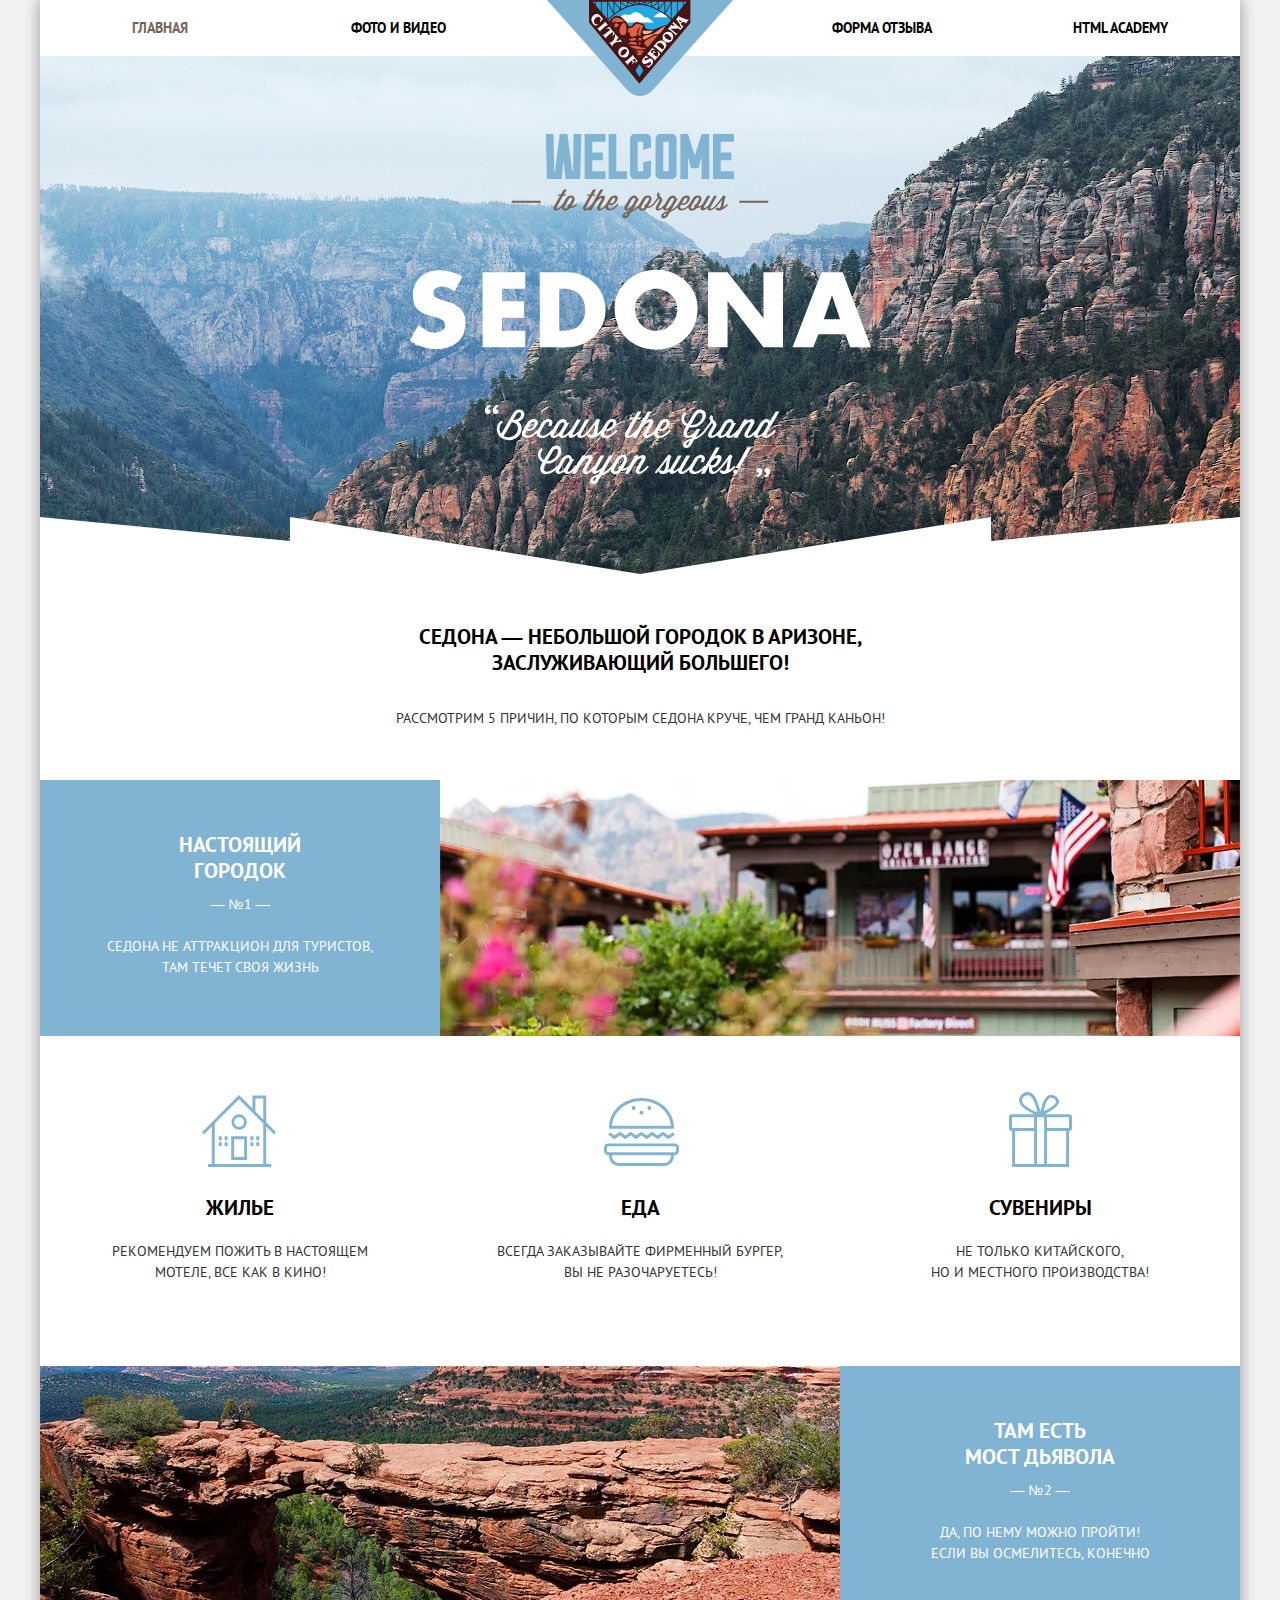
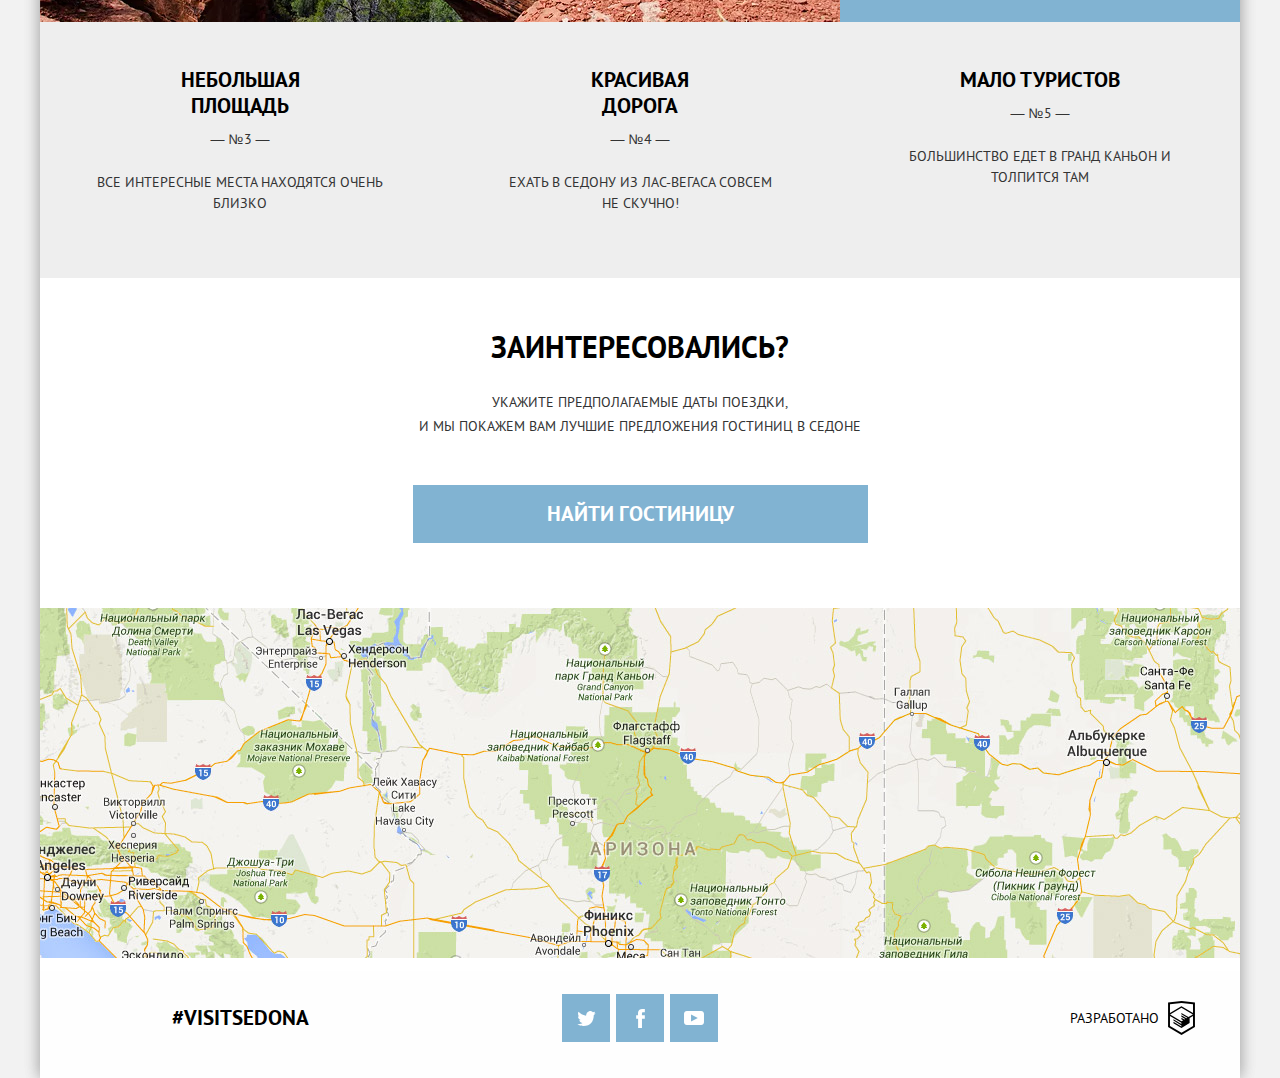
<file: index.html>
<!DOCTYPE html>
<html lang="ru">

  <head>
    <meta charset="utf-8">
    <title>Sedona</title>
    <link rel="stylesheet" href="css/style.min.css">
    <meta name="viewport" content="width=device-width,initial-scale=1">
  </head>

  <body>
    <div class="hidden">
      <svg xmlns="http://www.w3.org/2000/svg" xmlns:xlink="http://www.w3.org/1999/xlink"><symbol id="icon-facebook" viewbox="0 0 8.672 18.944">
  <path d="M6.275,3.356c0.799,0,1.599,0,2.398,0c0-1.119,0-2.237,0-3.356c-0.959,0-1.92,0-2.878,0C2.656,0.181,1.54,2.387,1.948,6.114 H0v3.518h1.959c0,3.104,0,6.208,0,9.312c1.279,0,2.559,0,3.837,0c0-3.104,0-6.208,0-9.312h2.857V6.114H5.787 C5.765,5.069,5.75,3.709,6.275,3.356z"></path>
</symbol><symbol id="icon-like" viewbox="0 0 22 20">
  <g id="Page-1">
    <g id="Core" transform="translate(-295.000000, -464.000000)">
      <g id="thumb-up" transform="translate(295.000000, 464.000000)">
        <path id="Shape" d="M12.383,3.646l-0.637,2.929L11.219,9H13.7h6.2v2c0,0.018,0,0.037,0.001,0.058L17,18H8V8.029 l0.014-0.015L12.383,3.646 M2,10v8V10 M13.2,0L6.6,6.6C6.2,6.9,6,7.4,6,8v10c0,1.1,0.9,2,2,2h9c0.8,0,1.5-0.5,1.8-1.2l3-7.1 C21.9,11.5,21.9,11.2,21.9,11V9H22c0-1.1-0.9-2-2-2h-6.3l1-4.6V2.1c0-0.4-0.2-0.8-0.4-1.1L13.2,0L13.2,0z M4,8H0v12h4V8L4,8z M22,9c0,0.033,0,0.044,0,0.044V9L22,9z"></path>
      </g>
    </g>
  </g>
</symbol><symbol id="icon-twitter" viewbox="0 0 17.5 14.663">
  <g id="W6EeEF_1_">
    <g>
      <path fill-rule="evenodd" clip-rule="evenodd" d="M11.283,0.153c1.736-0.484,3.074,0.264,3.685,1.15 c0.694-0.225,1.372-0.47,2.072-0.69c-0.004,0.841-0.538,1.478-0.883,1.728C16.861,2.506,17.5,1.86,17.5,1.86 c-0.175,0.977-1.035,1.746-1.611,1.977C15.65,10.429,12.617,14.793,5.507,14.66c-0.538,0,0.077,0-0.46,0 c-0.422,0-4.29-0.45-5.047-1.843c2.341,0.192,4.011-0.412,4.835-1.15c-0.989-0.293-2.761-0.464-3.07-2.881 c0.362,0.105,0.583,0.223,1.228,0.117C1.757,8.067,0.385,7.366,0.461,5.218c0.294,0.319,1.1,0.523,1.381,0.461 c-0.725-0.235-2.03-3.281-0.921-4.836C2.794,2.655,4.769,4.364,8.29,4.528C8.506,2.288,9.461,0.788,11.283,0.153z"></path>
    </g>
  </g>
</symbol><symbol id="icon-video-fullscreen" viewbox="0 0 20 20">
  <g>
    <polygon points="0,0 0,3 0,6 3,6 3,3 6,3 6,0 3,0"></polygon>
    <polygon points="3,14 0,14 0,17 0,20 3,20 6,20 6,17 3,17"></polygon>
    <polygon points="17,0 14,0 14,3 17,3 17,6 20,6 20,3 20,0"></polygon>
    <polygon points="17,17 14,17 14,20 17,20 20,20 20,17 20,14 17,14"></polygon>
  </g>
</symbol><symbol id="icon-video-replay" viewbox="0 0 16 20">
  <path d="M8,4V0L3,5l5,5V6c3.315,0,6,2.686,6,6s-2.685,6-6,6s-6-2.686-6-6H0c0,4.42,3.58,8,8,8s8-3.58,8-8S12.42,4,8,4z"></path>
</symbol><symbol id="icon-video-subtitles" viewbox="0 0 32 20">
  <path d="M29,0H3C1.35,0,0,1.35,0,3v14c0,1.65,1.35,3,3,3h26c1.65,0,3-1.35,3-3V3C32,1.35,30.65,0,29,0z M14.403,15.854c-0.545,0.108-1.104,0.164-1.678,0.164c-0.694,0-1.354-0.107-1.976-0.323c-0.623-0.214-1.172-0.562-1.646-1.041 s-0.852-1.103-1.133-1.868C7.69,12.02,7.551,11.091,7.551,10c0-1.134,0.157-2.085,0.471-2.851c0.315-0.768,0.723-1.384,1.224-1.854  c0.502-0.468,1.062-0.804,1.679-1.008c0.616-0.204,1.233-0.307,1.852-0.307c0.66,0,1.22,0.045,1.678,0.134  c0.457,0.087,0.835,0.192,1.133,0.313L15.14,6.347c-0.254-0.121-0.555-0.209-0.902-0.265C13.891,6.027,13.47,6,12.973,6 c-0.915,0-1.649,0.325-2.206,0.977c-0.558,0.651-0.836,1.663-0.836,3.031c0,0.598,0.067,1.142,0.199,1.632  c0.132,0.493,0.334,0.913,0.603,1.26c0.271,0.349,0.607,0.619,1.01,0.812c0.402,0.193,0.867,0.29,1.396,0.29  c0.496,0,0.915-0.049,1.257-0.148c0.342-0.099,0.639-0.227,0.893-0.38l0.463,1.841C15.398,15.564,14.949,15.745,14.403,15.854z   M23.101,15.854c-0.545,0.108-1.105,0.164-1.678,0.164c-0.694,0-1.354-0.107-1.976-0.323c-0.623-0.214-1.172-0.562-1.646-1.041  s-0.852-1.103-1.133-1.868c-0.281-0.767-0.421-1.695-0.421-2.786c0-1.134,0.157-2.085,0.471-2.851  c0.314-0.768,0.723-1.384,1.223-1.854c0.502-0.468,1.062-0.804,1.68-1.008c0.616-0.204,1.233-0.307,1.851-0.307 c0.661,0,1.221,0.045,1.678,0.134c0.458,0.087,0.836,0.192,1.133,0.313l-0.446,1.918c-0.253-0.121-0.554-0.209-0.901-0.265  C22.588,6.027,22.166,6,21.67,6c-0.915,0-1.649,0.325-2.206,0.977c-0.558,0.651-0.836,1.663-0.836,3.031  c0,0.598,0.067,1.142,0.199,1.632c0.132,0.493,0.334,0.913,0.603,1.26c0.271,0.349,0.606,0.619,1.009,0.812 c0.402,0.193,0.868,0.29,1.396,0.29c0.497,0,0.915-0.049,1.257-0.148c0.342-0.099,0.64-0.227,0.894-0.38l0.463,1.841  C24.096,15.564,23.646,15.745,23.101,15.854z"></path>
</symbol><symbol id="icon-youtube" viewbox="0 0 19.979 14.015">
  <path d="M17.145,0H2.835C1.275,0,0,1.275,0,2.835v8.345c0,1.56,1.275,2.835,2.835,2.835h14.31c1.56,0,2.835-1.275,2.835-2.835V2.835 C19.979,1.275,18.704,0,17.145,0z M7.036,10.392V3.623l6.769,3.384L7.036,10.392z"></path>
</symbol><symbol id="logo-htmlacademy" viewbox="0 0 26.943 34.09">
  <path d="M13.62,0.017L13.472,0L0,1.412v24.661l13.473,8.017l13.43-7.99l0.042-0.025V1.412L13.62,0.017z M25.019,12.127L13.495,5.334 L13.494,5.23l-0.087,0.05l-0.088-0.056v0.109L1.925,12.118V3.147l11.548-1.212l11.547,1.212V12.127z M13.405,6.787L24.923,13.5 l-4.479,2.64l-7.093-4.221l-0.014,1.415l5.904,3.513l-0.86,0.507l-5.03-2.992l-0.014,1.415l3.827,2.275l-0.782,0.523l-3.031-1.787 l-0.014,1.413l1.853,1.091l-1.8,1.081L2.034,13.622L13.405,6.787z M1.925,15.127l11.411,6.791l0.016,1.044L5.41,18.234L5.395,19.65 l7.979,4.795l0.018,1.076l-7.973-4.74l-0.013,1.414l8.021,4.822l0.046,0.025l8.143-4.872l-0.011-5.177l3.415-2.036v10.021 L13.472,31.85L1.925,24.979V15.127z"></path>
</symbol></svg>
    </div>
    <div class="shader">
      <header class="page-header">
        <nav class="page-header__nav main-nav main-nav--nojs main-nav--opened">
          <button class="main-nav__toggler" type="button">Меню</button>
          <ul class="main-nav__list nav-list">
            <li class="nav-list__item">
              <a class="nav-list__link nav-list__link--active">Главная</a>
            </li>
            <li class="nav-list__item">
              <a class="nav-list__link" href="media.html">Фото и видео</a>
            </li>
            <li class="nav-list__item nav-list__item--logo">
              <a class="nav-list__link nav-list__link--logo">
                <picture>
                  <source media="(min-width: 1280px)" srcset="img/logo-sedona-desktop.svg">
                  <source media="(min-width: 768px)" srcset="img/logo-sedona-tablet.svg">
                  <img class="nav-list__logo-picture" src="img/logo-sedona-mobile.svg" alt="Sedona Logo">
                </picture>
              </a>
            </li>
            <li class="nav-list__item">
              <a class="nav-list__link" href="form.html">Форма отзыва</a>
            </li>
            <li class="nav-list__item">
              <a class="nav-list__link nav-list__link--last" href="https://htmlacademy.ru" target="_blank">HTML Academy</a>
            </li>
          </ul>
        </nav>
        <div class="page-header__wrapper page-header__wrapper--index">
          <img class="page-header__promo page-header__promo--index" src="img/text-sedona-index.svg" alt="Добро пожаловать в Седону">
        </div>
      </header>
      <main class="page-content page-content--index">
        <div class="page-content__wrapper page-content__wrapper--index">
          <h1 class="visually-hidden">Добро пожаловать в Седону!</h1>
          <p class="page-content__title page-content__title--index">
            Седона — небольшой городок в Аризоне, заслуживающий большего!
          </p>
          <p class="page-content__intro page-content__intro--index">
            Рассмотрим 5 причин, по которым Седона круче, чем гранд каньон!
          </p>
        </div>
        <section class="page-content__item page-content__item--index reasons">
          <h2 class="visually-hidden">5 причин посетить Седону</h2>
          <ul class="reasons__list">
            <li class="reasons__item reasons__item--important">
              <div class="reasons__wrapper">
                <strong class="reasons__title reasons__title--important">Настоящий городок</strong>
                <p class="reasons__number reasons__number--important">— №1 —</p>
                <p class="reasons__clarification reasons__clarification--important">Седона не аттракцион для туристов, там течет своя жизнь</p>
              </div>
              <div class="reasons__photo-wrapper">
                <picture>
                  <source type="image/webp" media="(min-width: 1280px)" srcset="img/main-city-desktop@1x.webp 1x, img/main-city-desktop@2x.webp 2x">
                  <source type="image/webp" media="(min-width: 768px)" srcset="img/main-city-tablet@1x.webp 1x, img/main-city-tablet@2x.webp 2x">
                  <source type="image/webp" srcset="img/main-city-mobile@1x.webp 1x, img/main-city-mobile@2x.webp 2x">

                  <source media="(min-width: 1280px)" srcset="img/main-city-desktop@1x.jpg 1x, img/main-city-desktop@2x.jpg 2x">
                  <source media="(min-width: 768px)" srcset="img/main-city-tablet@1x.jpg 1x, img/main-city-tablet@2x.jpg 2x">
                  <img class="reasons__photo" src="img/main-city-mobile@1x.jpg" srcset="img/main-city-mobile@2x.jpg 2x" alt="Мотель">
                </picture>
              </div>
              <ul class="reasons__extend">
                <li class="reasons__extend-item">
                  <b class="reasons__extend-title reasons__extend-title--lodging">Жилье</b>
                  <p class="reasons__extend-text">
                    Рекомендуем пожить в настоящем мотеле, все как в кино!
                  </p>
                </li>
                <li class="reasons__extend-item reasons__extend-item--souvenir">
                  <b class="reasons__extend-title reasons__extend-title--souvenir">Сувениры</b>
                  <p class="reasons__extend-text reasons__extend-text--souvenir">
                    Не только китайского,<br class="hidden"> но&nbsp;и местного производства!
                  </p>
                </li>
                <li class="reasons__extend-item">
                  <b class="reasons__extend-title reasons__extend-title--food">Еда</b>
                  <p class="reasons__extend-text reasons__extend-text--last">
                    Всегда заказывайте фирменный бургер, вы&nbsp;не разочаруетесь!
                  </p>
                </li>
              </ul>
            </li>
            <li class="reasons__item reasons__item--important">
              <div class="reasons__wrapper reasons__wrapper--second">
                <strong class="reasons__title reasons__title--important reasons__title--bridge">Там есть Мост&nbsp;Дьявола</strong>
                <p class="reasons__number reasons__number--important">— №2 —</p>
                <p class="reasons__clarification reasons__clarification--important reasons__clarification--bridge">Да, по нему можно пройти! Если вы осмелитесь, конечно</p>
              </div>
              <div class="reasons__photo-wrapper">
                <picture>
                  <source type="image/webp" media="(min-width: 1280px)" srcset="img/main-bridge-desktop@1x.webp 1x, img/main-bridge-desktop@2x.webp 2x">
                  <source type="image/webp" media="(min-width: 768px)" srcset="img/main-bridge-tablet@1x.webp 1x, img/main-bridge-tablet@2x.webp 2x">
                  <source type="image/webp" srcset="img/main-bridge-mobile@1x.webp 1x, img/main-bridge-mobile@2x.webp 2x">

                  <source media="(min-width: 1280px)" srcset="img/main-bridge-desktop@1x.jpg 1x, img/main-bridge-desktop@2x.jpg 2x">
                  <source media="(min-width: 768px)" srcset="img/main-bridge-tablet@1x.jpg 1x, img/main-bridge-tablet@2x.jpg 2x">
                  <img class="reasons__photo reasons__photo--bridge" src="img/main-bridge-mobile@1x.jpg" srcset="img/main-bridge-mobile@2x.jpg 2x" alt="Мост дьявола">
                </picture>
              </div>
            </li>
            <li class="reasons__item">
              <strong class="reasons__title">Небольшая площадь</strong>
              <p class="reasons__number">— №3 —</p>
              <p class="reasons__clarification">Все интересные места находятся очень близко</p>
            </li>
            <li class="reasons__item reasons__item--road">
              <strong class="reasons__title">Красивая дорога</strong>
              <p class="reasons__number">— №4 —</p>
              <p class="reasons__clarification">Ехать в Седону из Лас-Вегаса совсем не скучно!</p>
            </li>
            <li class="reasons__item">
              <strong class="reasons__title">Мало туристов</strong>
              <p class="reasons__number">— №5 —</p>
              <p class="reasons__clarification">Большинство едет в Гранд Каньон и толпится там</p>
            </li>
          </ul>
        </section>
        <section class="page-content__item page-content__item--index map">
          <h2 class="visually-hidden">Найти гостиницу</h2>
          <b class="map__title">Заинтересовались?</b>
          <p class="map__text">
            Укажите предполагаемые даты поездки, и&nbsp;мы&nbsp;покажем&nbsp;вам&nbsp;лучшие предложения гостиниц в Седоне
          </p>
          <a class="map__button button" href="#">Найти гостиницу</a>
          <div class="map__map">
            <iframe src="https://www.google.com/maps/embed?pb=!1m18!1m12!1m3!1d1417021.7302735462!2d-112.0150903223067!3d34.41979285946566!2m3!1f0!2f0!3f0!3m2!1i1024!2i768!4f13.1!3m3!1m2!1s0x872da132f942b00d%3A0x5548c523fa6c8efd!2z0KHQtdC00L7QvdCwLCDQkNGA0LjQt9C-0L3QsCA4NjMzNiwg0KHQqNCQ!5e0!3m2!1sru!2sru!4v1516304715176" width="320" height="350" allowfullscreen=""></iframe>
          </div>
        </section>
      </main>
      <footer class="page-footer page-footer--index">
        <div class="page-footer__item page-footer__item--hashtag">
          <b class="hashtag">#VisitSedona</b>
        </div>
        <div class="page-footer__item page-footer__item--social social">
          <h2 class="visually-hidden">Мы в социальных сетях</h2>
          <a class="social__link social__link--twitter" href="https://twitter.com/htmlacademy_ru" aria-label="Переход на страницу htmlacademy в twitter">
            <svg class="social__svg social__svg--twitter">
              <use xlink:href="#icon-twitter"></use>
            </svg>
          </a>
          <a class="social__link social__link--facebook" href="https://www.facebook.com/htmlacademy" aria-label="Переход на страницу htmlacademy в facebook">
            <svg class="social__svg social__svg--facebook">
              <use xlink:href="#icon-facebook"></use>
            </svg>
          </a>
          <a class="social__link social__link--youtube" href="https://www.youtube.com/user/htmlacademyru" aria-label="Переход на страницу htmlacademy на youtube">
            <svg class="social__svg social__svg--youtube">
              <use xlink:href="#icon-youtube"></use>
            </svg>
          </a>
        </div>
        <div class="page-footer__item copyright">
          <b class="copyright__text">Разработано</b>
          <a class="copyright__link" href="https://htmlacademy.ru/intensive/adaptive" target="_blank" aria-label="Переход на страницу интенсива htmlacademy HTML и CSS, уровень 2">
            <svg class="copyright__htmlacademy">
              <use xlink:href="#logo-htmlacademy"></use>
            </svg>
          </a>
        </div>
      </footer>
    </div>

    <script src="js/menu.min.js"></script>
    <script src="js/picturefill.min.js"></script>
  </body>

</html>
</file>
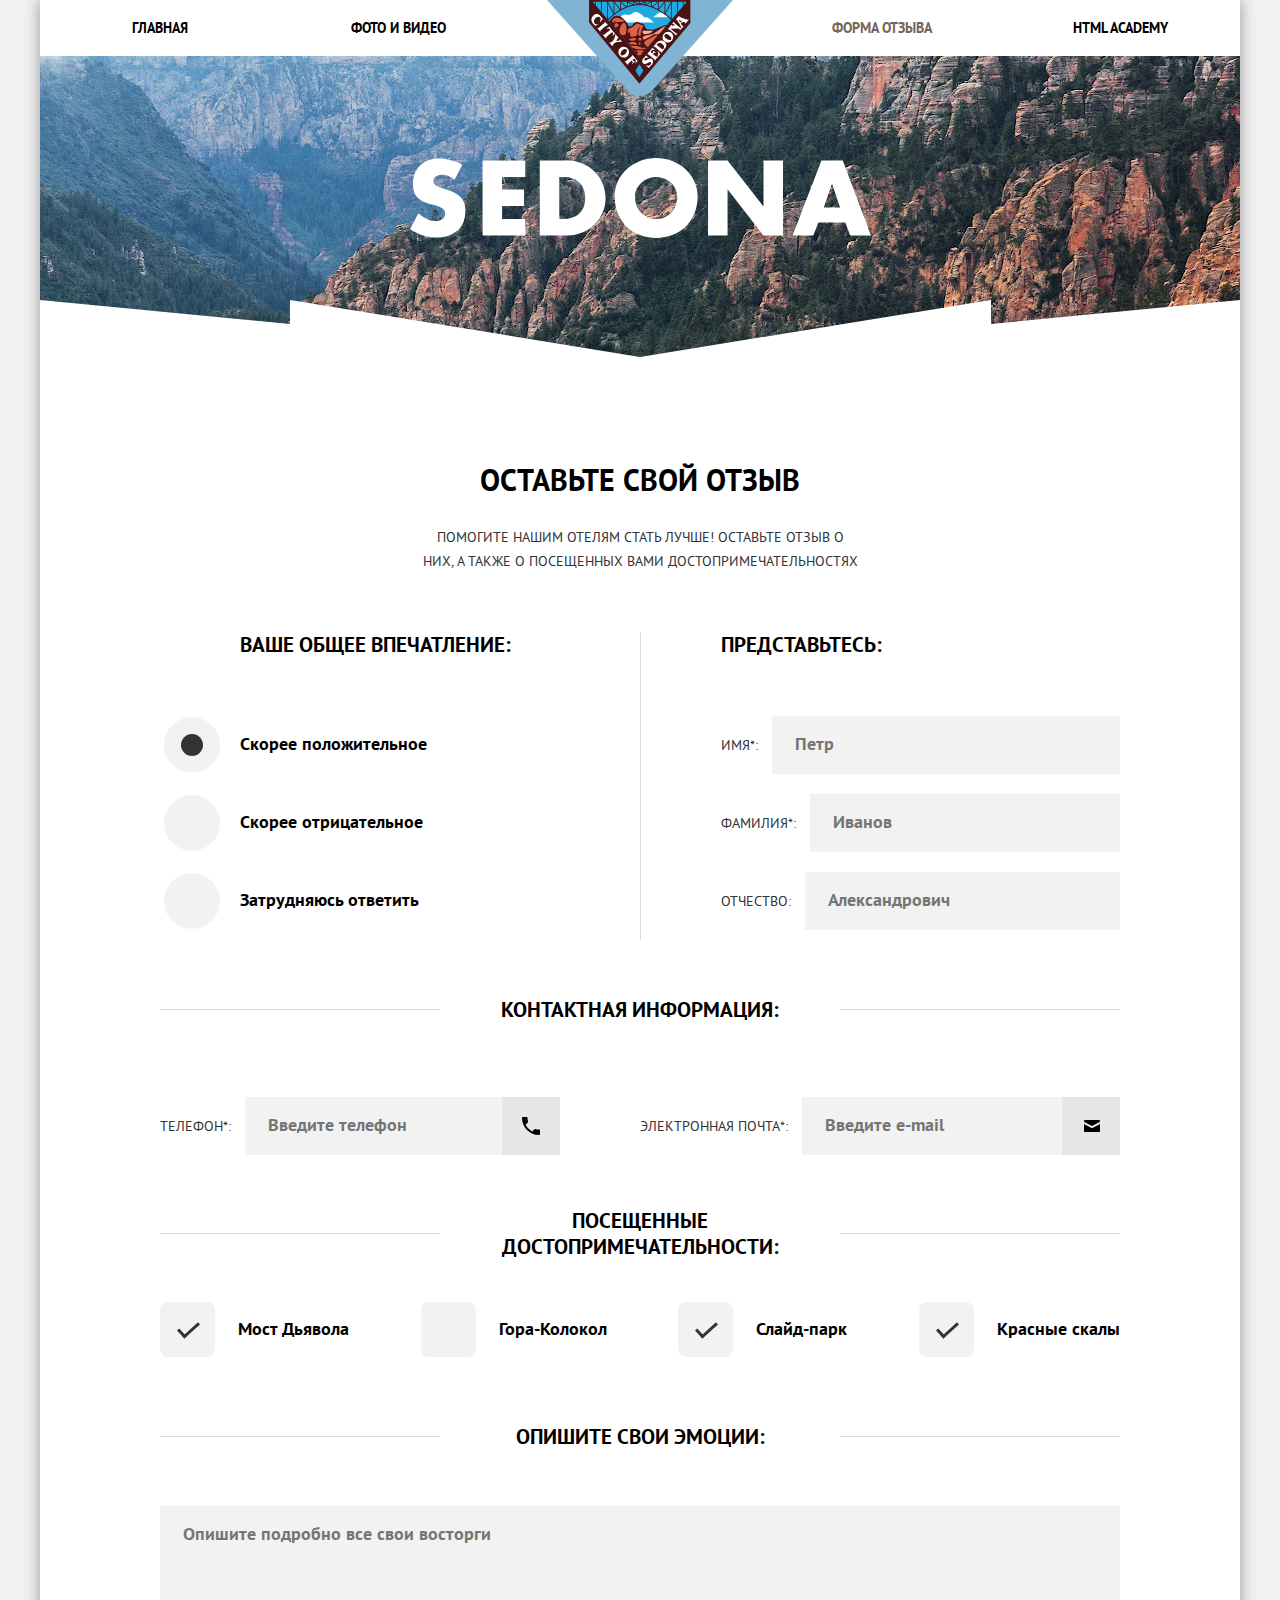
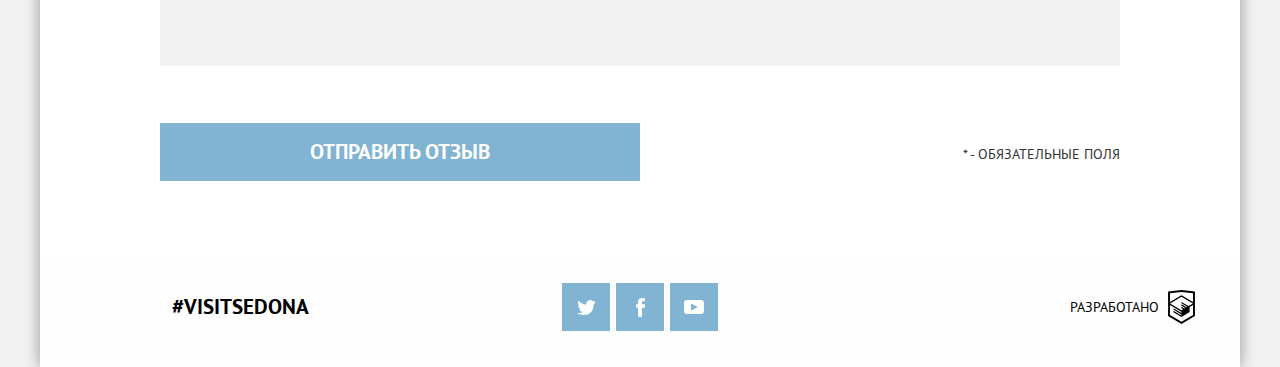
<file: form.html>
<!DOCTYPE html>
<html lang="ru">

  <head>
    <meta charset="utf-8">
    <title>Sedona</title>
    <link rel="stylesheet" href="css/style.min.css">
    <meta name="viewport" content="width=device-width,initial-scale=1">
  </head>

  <body>
    <div class="hidden">
      <svg xmlns="http://www.w3.org/2000/svg" xmlns:xlink="http://www.w3.org/1999/xlink"><symbol id="icon-facebook" viewbox="0 0 8.672 18.944">
  <path d="M6.275,3.356c0.799,0,1.599,0,2.398,0c0-1.119,0-2.237,0-3.356c-0.959,0-1.92,0-2.878,0C2.656,0.181,1.54,2.387,1.948,6.114 H0v3.518h1.959c0,3.104,0,6.208,0,9.312c1.279,0,2.559,0,3.837,0c0-3.104,0-6.208,0-9.312h2.857V6.114H5.787 C5.765,5.069,5.75,3.709,6.275,3.356z"></path>
</symbol><symbol id="icon-like" viewbox="0 0 22 20">
  <g id="Page-1">
    <g id="Core" transform="translate(-295.000000, -464.000000)">
      <g id="thumb-up" transform="translate(295.000000, 464.000000)">
        <path id="Shape" d="M12.383,3.646l-0.637,2.929L11.219,9H13.7h6.2v2c0,0.018,0,0.037,0.001,0.058L17,18H8V8.029 l0.014-0.015L12.383,3.646 M2,10v8V10 M13.2,0L6.6,6.6C6.2,6.9,6,7.4,6,8v10c0,1.1,0.9,2,2,2h9c0.8,0,1.5-0.5,1.8-1.2l3-7.1 C21.9,11.5,21.9,11.2,21.9,11V9H22c0-1.1-0.9-2-2-2h-6.3l1-4.6V2.1c0-0.4-0.2-0.8-0.4-1.1L13.2,0L13.2,0z M4,8H0v12h4V8L4,8z M22,9c0,0.033,0,0.044,0,0.044V9L22,9z"></path>
      </g>
    </g>
  </g>
</symbol><symbol id="icon-twitter" viewbox="0 0 17.5 14.663">
  <g id="W6EeEF_1_">
    <g>
      <path fill-rule="evenodd" clip-rule="evenodd" d="M11.283,0.153c1.736-0.484,3.074,0.264,3.685,1.15 c0.694-0.225,1.372-0.47,2.072-0.69c-0.004,0.841-0.538,1.478-0.883,1.728C16.861,2.506,17.5,1.86,17.5,1.86 c-0.175,0.977-1.035,1.746-1.611,1.977C15.65,10.429,12.617,14.793,5.507,14.66c-0.538,0,0.077,0-0.46,0 c-0.422,0-4.29-0.45-5.047-1.843c2.341,0.192,4.011-0.412,4.835-1.15c-0.989-0.293-2.761-0.464-3.07-2.881 c0.362,0.105,0.583,0.223,1.228,0.117C1.757,8.067,0.385,7.366,0.461,5.218c0.294,0.319,1.1,0.523,1.381,0.461 c-0.725-0.235-2.03-3.281-0.921-4.836C2.794,2.655,4.769,4.364,8.29,4.528C8.506,2.288,9.461,0.788,11.283,0.153z"></path>
    </g>
  </g>
</symbol><symbol id="icon-video-fullscreen" viewbox="0 0 20 20">
  <g>
    <polygon points="0,0 0,3 0,6 3,6 3,3 6,3 6,0 3,0"></polygon>
    <polygon points="3,14 0,14 0,17 0,20 3,20 6,20 6,17 3,17"></polygon>
    <polygon points="17,0 14,0 14,3 17,3 17,6 20,6 20,3 20,0"></polygon>
    <polygon points="17,17 14,17 14,20 17,20 20,20 20,17 20,14 17,14"></polygon>
  </g>
</symbol><symbol id="icon-video-replay" viewbox="0 0 16 20">
  <path d="M8,4V0L3,5l5,5V6c3.315,0,6,2.686,6,6s-2.685,6-6,6s-6-2.686-6-6H0c0,4.42,3.58,8,8,8s8-3.58,8-8S12.42,4,8,4z"></path>
</symbol><symbol id="icon-video-subtitles" viewbox="0 0 32 20">
  <path d="M29,0H3C1.35,0,0,1.35,0,3v14c0,1.65,1.35,3,3,3h26c1.65,0,3-1.35,3-3V3C32,1.35,30.65,0,29,0z M14.403,15.854c-0.545,0.108-1.104,0.164-1.678,0.164c-0.694,0-1.354-0.107-1.976-0.323c-0.623-0.214-1.172-0.562-1.646-1.041 s-0.852-1.103-1.133-1.868C7.69,12.02,7.551,11.091,7.551,10c0-1.134,0.157-2.085,0.471-2.851c0.315-0.768,0.723-1.384,1.224-1.854  c0.502-0.468,1.062-0.804,1.679-1.008c0.616-0.204,1.233-0.307,1.852-0.307c0.66,0,1.22,0.045,1.678,0.134  c0.457,0.087,0.835,0.192,1.133,0.313L15.14,6.347c-0.254-0.121-0.555-0.209-0.902-0.265C13.891,6.027,13.47,6,12.973,6 c-0.915,0-1.649,0.325-2.206,0.977c-0.558,0.651-0.836,1.663-0.836,3.031c0,0.598,0.067,1.142,0.199,1.632  c0.132,0.493,0.334,0.913,0.603,1.26c0.271,0.349,0.607,0.619,1.01,0.812c0.402,0.193,0.867,0.29,1.396,0.29  c0.496,0,0.915-0.049,1.257-0.148c0.342-0.099,0.639-0.227,0.893-0.38l0.463,1.841C15.398,15.564,14.949,15.745,14.403,15.854z   M23.101,15.854c-0.545,0.108-1.105,0.164-1.678,0.164c-0.694,0-1.354-0.107-1.976-0.323c-0.623-0.214-1.172-0.562-1.646-1.041  s-0.852-1.103-1.133-1.868c-0.281-0.767-0.421-1.695-0.421-2.786c0-1.134,0.157-2.085,0.471-2.851  c0.314-0.768,0.723-1.384,1.223-1.854c0.502-0.468,1.062-0.804,1.68-1.008c0.616-0.204,1.233-0.307,1.851-0.307 c0.661,0,1.221,0.045,1.678,0.134c0.458,0.087,0.836,0.192,1.133,0.313l-0.446,1.918c-0.253-0.121-0.554-0.209-0.901-0.265  C22.588,6.027,22.166,6,21.67,6c-0.915,0-1.649,0.325-2.206,0.977c-0.558,0.651-0.836,1.663-0.836,3.031  c0,0.598,0.067,1.142,0.199,1.632c0.132,0.493,0.334,0.913,0.603,1.26c0.271,0.349,0.606,0.619,1.009,0.812 c0.402,0.193,0.868,0.29,1.396,0.29c0.497,0,0.915-0.049,1.257-0.148c0.342-0.099,0.64-0.227,0.894-0.38l0.463,1.841  C24.096,15.564,23.646,15.745,23.101,15.854z"></path>
</symbol><symbol id="icon-youtube" viewbox="0 0 19.979 14.015">
  <path d="M17.145,0H2.835C1.275,0,0,1.275,0,2.835v8.345c0,1.56,1.275,2.835,2.835,2.835h14.31c1.56,0,2.835-1.275,2.835-2.835V2.835 C19.979,1.275,18.704,0,17.145,0z M7.036,10.392V3.623l6.769,3.384L7.036,10.392z"></path>
</symbol><symbol id="logo-htmlacademy" viewbox="0 0 26.943 34.09">
  <path d="M13.62,0.017L13.472,0L0,1.412v24.661l13.473,8.017l13.43-7.99l0.042-0.025V1.412L13.62,0.017z M25.019,12.127L13.495,5.334 L13.494,5.23l-0.087,0.05l-0.088-0.056v0.109L1.925,12.118V3.147l11.548-1.212l11.547,1.212V12.127z M13.405,6.787L24.923,13.5 l-4.479,2.64l-7.093-4.221l-0.014,1.415l5.904,3.513l-0.86,0.507l-5.03-2.992l-0.014,1.415l3.827,2.275l-0.782,0.523l-3.031-1.787 l-0.014,1.413l1.853,1.091l-1.8,1.081L2.034,13.622L13.405,6.787z M1.925,15.127l11.411,6.791l0.016,1.044L5.41,18.234L5.395,19.65 l7.979,4.795l0.018,1.076l-7.973-4.74l-0.013,1.414l8.021,4.822l0.046,0.025l8.143-4.872l-0.011-5.177l3.415-2.036v10.021 L13.472,31.85L1.925,24.979V15.127z"></path>
</symbol></svg>
    </div>
    <div class="shader">
      <header class="page-header page-header--form">
        <nav class="page-header__nav main-nav main-nav--nojs main-nav--opened">
          <button class="main-nav__toggler" type="button">Меню</button>
          <ul class="main-nav__list nav-list">
            <li class="nav-list__item">
              <a class="nav-list__link" href="index.html">Главная</a>
            </li>
            <li class="nav-list__item">
              <a class="nav-list__link" href="media.html">Фото и видео</a>
            </li>
            <li class="nav-list__item nav-list__item--logo">
              <a class="nav-list__link nav-list__link--logo" href="index.html">
                <picture>
                  <source media="(min-width: 1280px)" srcset="img/logo-sedona-desktop.svg">
                  <source media="(min-width: 768px)" srcset="img/logo-sedona-tablet.svg">
                  <img class="nav-list__logo-picture" src="img/logo-sedona-mobile.svg" alt="Sedona Logo">
                </picture>
              </a>
            </li>
            <li class="nav-list__item">
              <a class="nav-list__link nav-list__link--active">Форма отзыва</a>
            </li>
            <li class="nav-list__item">
              <a class="nav-list__link nav-list__link--last" href="https://htmlacademy.ru" target="_blank">HTML Academy</a>
            </li>
          </ul>
        </nav>
        <div class="page-header__wrapper">
          <img class="page-header__promo" src="img/text-sedona.svg" alt="Седона">
        </div>
      </header>
      <main class="page-content">
        <div class="page-content__wrapper">
          <h1 class="visually-hidden">Форма отзыва</h1>
          <p class="page-content__title">
            Оставьте свой отзыв
          </p>
          <p class="page-content__intro page-content__intro--form">
            Помогите нашим отелям стать лучше! оставьте отзыв о них, а также о посещенных вами достопримечательностях
          </p>
        </div>
        <section class="page-content__item">
          <h2 class="visually-hidden">Форма обратной связи</h2>
          <form class="feedback-form" action="https://echo.htmlacademy.ru/" method="post">
            <div class="feedback-form__item feedback-form__item--name feedback-form__item--half">
              <fieldset class="feedback-form__fieldset feedback-form__fieldset--half">
                <legend class="feedback-form__legend feedback-form__legend--name">
                  Представьтесь:
                </legend>
                <div class="feedback-form__input-wrapper">
                  <div class="feedback-form__labeled-input">
                    <label class="feedback-form__label" for="first-name">Имя*:</label>
                    <input class="feedback-form__input" id="first-name" type="text" name="first-name" placeholder="Петр">
                  </div>
                  <div class="feedback-form__labeled-input">
                    <label class="feedback-form__label" for="last-name">Фамилия*:</label>
                    <input class="feedback-form__input" id="last-name" type="text" name="last-name" placeholder="Иванов">
                  </div>
                  <div class="feedback-form__labeled-input">
                    <label class="feedback-form__label" for="surname">Отчество:</label>
                    <input class="feedback-form__input" id="surname" type="text" name="surname" placeholder="Александрович">
                  </div>
                </div>
              </fieldset>
            </div>
            <div class="feedback-form__item feedback-form__item--contacts">
              <fieldset class="feedback-form__fieldset">
                <legend class="feedback-form__legend feedback-form__legend--contacts">
                  Контактная информация:
                </legend>
                <div class="feedback-form__input-wrapper feedback-form__input-wrapper--contacts">
                  <div class="feedback-form__labeled-input feedback-form__labeled-input--contacts feedback-form__labeled-input--phone">
                    <label class="feedback-form__label feedback-form__label--contacts" for="phone"><span class="feedback-form__hide">Контактный </span>телефон*:</label>
                    <input class="feedback-form__input feedback-form__input--phone" id="phone" type="tel" name="phone" placeholder="Введите телефон">
                  </div>
                  <div class="feedback-form__labeled-input feedback-form__labeled-input--contacts feedback-form__labeled-input--email">
                    <label class="feedback-form__label feedback-form__label--contacts" for="email">Электронная почта*:</label>
                    <input class="feedback-form__input feedback-form__input--email" id="email" type="email" name="email" placeholder="Введите e-mail">
                  </div>
                </div>
              </fieldset>
            </div>
            <div class="feedback-form__item feedback-form__item--impression feedback-form__item--half">
              <fieldset class="feedback-form__fieldset feedback-form__fieldset--half">
                <legend class="feedback-form__legend feedback-form__legend--impression">
                  Ваше общее впечатление:
                </legend>
                <div class="feedback-form__input-wrapper">
                  <div class="feedback-form__labeled-input feedback-form__labeled-input--impression">
                    <input class="feedback-form__radio" id="impression-good" type="radio" name="impression" value="good" checked="">
                    <label class="feedback-form__label feedback-form__label--impression" for="impression-good">Скорее положительное</label>
                  </div>
                  <div class="feedback-form__labeled-input feedback-form__labeled-input--impression">
                    <input class="feedback-form__radio" id="impression-bad" type="radio" name="impression" value="bad">
                    <label class="feedback-form__label feedback-form__label--impression" for="impression-bad">Скорее отрицательное</label>
                  </div>
                  <div class="feedback-form__labeled-input feedback-form__labeled-input--impression">
                    <input class="feedback-form__radio" id="impression-unknown" type="radio" name="impression" value="unknown">
                    <label class="feedback-form__label feedback-form__label--impression feedback-form__label--last" for="impression-unknown">Затрудняюсь ответить</label>
                  </div>
                </div>
              </fieldset>
            </div>
            <div class="feedback-form__item feedback-form__item--sight">
              <fieldset class="feedback-form__fieldset">
                <legend class="feedback-form__legend feedback-form__legend--sight">
                  Посещенные достопримечательности:
                </legend>
                <div class="feedback-form__input-wrapper feedback-form__input-wrapper--sight">
                  <div class="feedback-form__labeled-input feedback-form__labeled-input--sight feedback-form__labeled-input--bridge">
                    <input class="feedback-form__checkbox" id="devil-bridge" type="checkbox" name="devil-bridge" checked="">
                    <label class="feedback-form__label feedback-form__label--sight" for="devil-bridge">Мост Дьявола</label>
                  </div>
                  <div class="feedback-form__labeled-input feedback-form__labeled-input--sight feedback-form__labeled-input--mount">
                    <input class="feedback-form__checkbox" id="bell-mount" type="checkbox" name="bell-mount">
                    <label class="feedback-form__label feedback-form__label--sight" for="bell-mount">Гора-Колокол</label>
                  </div>
                  <div class="feedback-form__labeled-input feedback-form__labeled-input--sight feedback-form__labeled-input--park">
                    <input class="feedback-form__checkbox" id="slide-park" type="checkbox" name="slide-park" checked="">
                    <label class="feedback-form__label feedback-form__label--sight" for="slide-park">Слайд-парк</label>
                  </div>
                  <div class="feedback-form__labeled-input feedback-form__labeled-input--sight feedback-form__labeled-input--cliffs">
                    <input class="feedback-form__checkbox" id="red-cliffs" type="checkbox" name="red-cliffs" checked="">
                    <label class="feedback-form__label feedback-form__label--sight" for="red-cliffs">Красные скалы</label>
                  </div>
                </div>
              </fieldset>
            </div>
            <div class="feedback-form__item feedback-form__item--textarea">
              <fieldset class="feedback-form__fieldset">
                <legend class="feedback-form__legend feedback-form__legend--textarea">
                  Опишите свои эмоции:
                </legend>
                <div class="feedback-form__input-wrapper">
                  <textarea class="feedback-form__textarea" name="feedback-text" placeholder="Опишите подробно все свои восторги"></textarea>
                </div>
              </fieldset>
            </div>
            <div class="feedback-form__wrapper">
              <button class="feedback-form__button button" type="submit">Отправить отзыв</button>
              <small class="feedback-form__note">* - Обязательные поля</small>
            </div>
          </form>
          <article class="feedback-form__modal feedback-form__modal--success modal">
            <h2 class="modal__title">
            Ваш отзыв отправлен!
          </h2>
            <p class="modal__text">
              Спасибо за ваше участие, ваш отзыв уже поступил к нам. В ближайшее время мы опубликуем его на сайте.
            </p>
            <div class="modal__wrapper">
              <button class="modal__button button" type="button">Закрыть окно</button>
            </div>
          </article>
          <article class="feedback-form__modal feedback-form__modal--fail modal modal--fail">
            <h2 class="modal__title modal__title--fail">
            Что-то пошло не так!
          </h2>
            <p class="modal__text modal__text--fail">
              Проверьте поля, выделенные красным, скорее всего вы забыли их заполнить
            </p>
            <div class="modal__wrapper modal__wrapper--fail">
              <button class="modal__button button" type="button">ОК</button>
            </div>
          </article>
        </section>
      </main>
      <footer class="page-footer">
        <div class="page-footer__item page-footer__item--hashtag">
          <b class="hashtag">#VisitSedona</b>
        </div>
        <div class="page-footer__item page-footer__item--social social">
          <h2 class="visually-hidden">Мы в социальных сетях</h2>
          <a class="social__link social__link--twitter" href="https://twitter.com/htmlacademy_ru" aria-label="Переход на страницу htmlacademy в twitter">
            <svg class="social__svg social__svg--twitter">
              <use xlink:href="#icon-twitter"></use>
            </svg>
          </a>
          <a class="social__link social__link--facebook" href="https://www.facebook.com/htmlacademy" aria-label="Переход на страницу htmlacademy в facebook">
            <svg class="social__svg social__svg--facebook">
              <use xlink:href="#icon-facebook"></use>
            </svg>
          </a>
          <a class="social__link social__link--youtube" href="https://www.youtube.com/user/htmlacademyru" aria-label="Переход на страницу htmlacademy на youtube">
            <svg class="social__svg social__svg--youtube">
              <use xlink:href="#icon-youtube"></use>
            </svg>
          </a>
        </div>
        <div class="page-footer__item copyright">
          <b class="copyright__text">Разработано</b>
          <a class="copyright__link" href="https://htmlacademy.ru/intensive/adaptive" target="_blank" aria-label="Переход на страницу интенсива htmlacademy HTML и CSS, уровень 2">
            <svg class="copyright__htmlacademy">
              <use xlink:href="#logo-htmlacademy"></use>
            </svg>
          </a>
        </div>
      </footer>
    </div>

    <script src="js/menu.min.js"></script>
    <script src="js/picturefill.min.js"></script>
  </body>

</html>
</file>
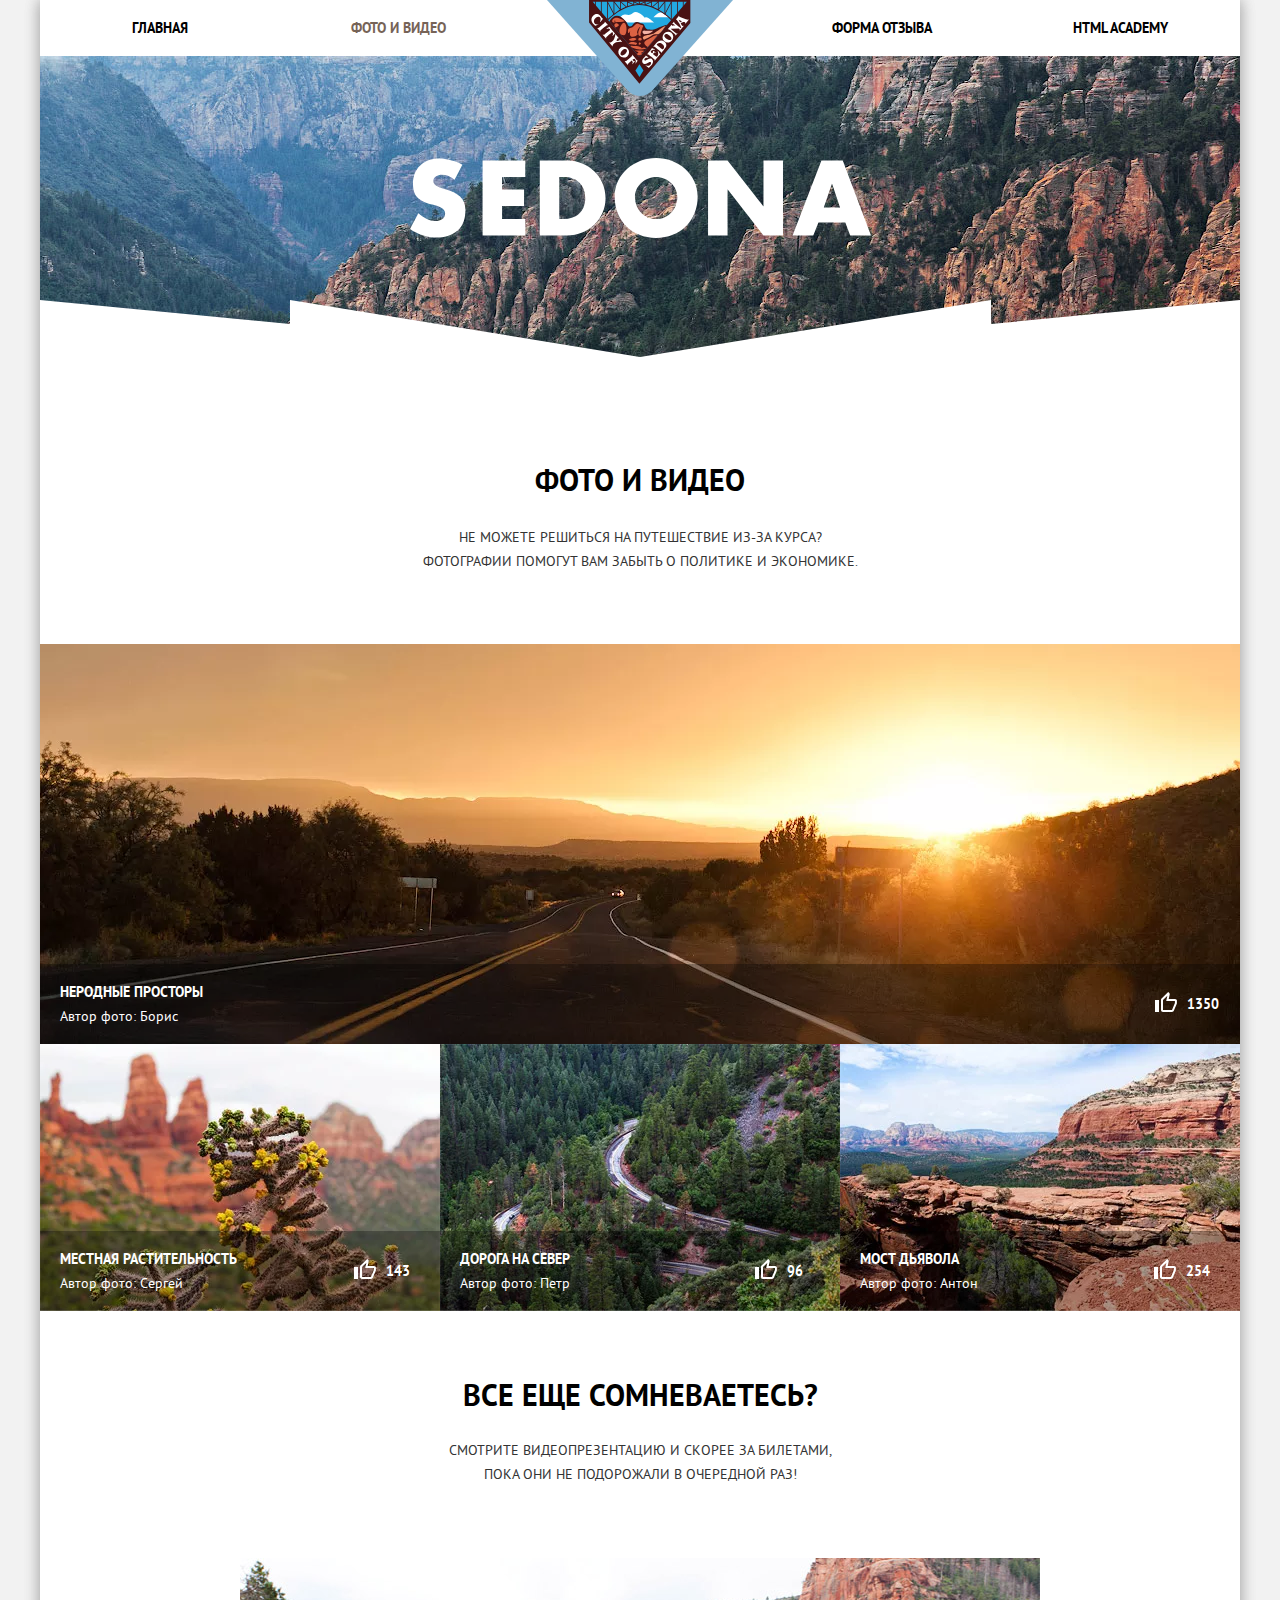
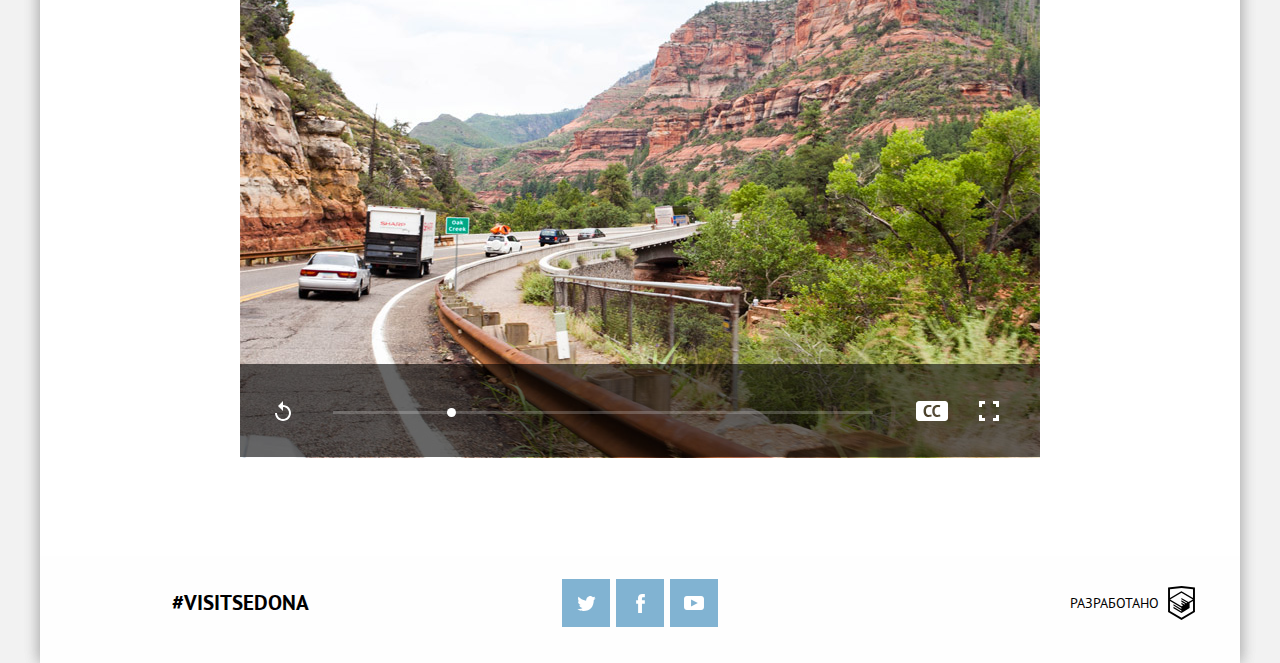
<file: media.html>
<!DOCTYPE html>
<html lang="ru">

  <head>
    <meta charset="utf-8">
    <title>Sedona</title>
    <link rel="stylesheet" href="css/style.min.css">
    <meta name="viewport" content="width=device-width,initial-scale=1">
  </head>

  <body>
    <div class="hidden">
      <svg xmlns="http://www.w3.org/2000/svg" xmlns:xlink="http://www.w3.org/1999/xlink"><symbol id="icon-facebook" viewbox="0 0 8.672 18.944">
  <path d="M6.275,3.356c0.799,0,1.599,0,2.398,0c0-1.119,0-2.237,0-3.356c-0.959,0-1.92,0-2.878,0C2.656,0.181,1.54,2.387,1.948,6.114 H0v3.518h1.959c0,3.104,0,6.208,0,9.312c1.279,0,2.559,0,3.837,0c0-3.104,0-6.208,0-9.312h2.857V6.114H5.787 C5.765,5.069,5.75,3.709,6.275,3.356z"></path>
</symbol><symbol id="icon-like" viewbox="0 0 22 20">
  <g id="Page-1">
    <g id="Core" transform="translate(-295.000000, -464.000000)">
      <g id="thumb-up" transform="translate(295.000000, 464.000000)">
        <path id="Shape" d="M12.383,3.646l-0.637,2.929L11.219,9H13.7h6.2v2c0,0.018,0,0.037,0.001,0.058L17,18H8V8.029 l0.014-0.015L12.383,3.646 M2,10v8V10 M13.2,0L6.6,6.6C6.2,6.9,6,7.4,6,8v10c0,1.1,0.9,2,2,2h9c0.8,0,1.5-0.5,1.8-1.2l3-7.1 C21.9,11.5,21.9,11.2,21.9,11V9H22c0-1.1-0.9-2-2-2h-6.3l1-4.6V2.1c0-0.4-0.2-0.8-0.4-1.1L13.2,0L13.2,0z M4,8H0v12h4V8L4,8z M22,9c0,0.033,0,0.044,0,0.044V9L22,9z"></path>
      </g>
    </g>
  </g>
</symbol><symbol id="icon-twitter" viewbox="0 0 17.5 14.663">
  <g id="W6EeEF_1_">
    <g>
      <path fill-rule="evenodd" clip-rule="evenodd" d="M11.283,0.153c1.736-0.484,3.074,0.264,3.685,1.15 c0.694-0.225,1.372-0.47,2.072-0.69c-0.004,0.841-0.538,1.478-0.883,1.728C16.861,2.506,17.5,1.86,17.5,1.86 c-0.175,0.977-1.035,1.746-1.611,1.977C15.65,10.429,12.617,14.793,5.507,14.66c-0.538,0,0.077,0-0.46,0 c-0.422,0-4.29-0.45-5.047-1.843c2.341,0.192,4.011-0.412,4.835-1.15c-0.989-0.293-2.761-0.464-3.07-2.881 c0.362,0.105,0.583,0.223,1.228,0.117C1.757,8.067,0.385,7.366,0.461,5.218c0.294,0.319,1.1,0.523,1.381,0.461 c-0.725-0.235-2.03-3.281-0.921-4.836C2.794,2.655,4.769,4.364,8.29,4.528C8.506,2.288,9.461,0.788,11.283,0.153z"></path>
    </g>
  </g>
</symbol><symbol id="icon-video-fullscreen" viewbox="0 0 20 20">
  <g>
    <polygon points="0,0 0,3 0,6 3,6 3,3 6,3 6,0 3,0"></polygon>
    <polygon points="3,14 0,14 0,17 0,20 3,20 6,20 6,17 3,17"></polygon>
    <polygon points="17,0 14,0 14,3 17,3 17,6 20,6 20,3 20,0"></polygon>
    <polygon points="17,17 14,17 14,20 17,20 20,20 20,17 20,14 17,14"></polygon>
  </g>
</symbol><symbol id="icon-video-replay" viewbox="0 0 16 20">
  <path d="M8,4V0L3,5l5,5V6c3.315,0,6,2.686,6,6s-2.685,6-6,6s-6-2.686-6-6H0c0,4.42,3.58,8,8,8s8-3.58,8-8S12.42,4,8,4z"></path>
</symbol><symbol id="icon-video-subtitles" viewbox="0 0 32 20">
  <path d="M29,0H3C1.35,0,0,1.35,0,3v14c0,1.65,1.35,3,3,3h26c1.65,0,3-1.35,3-3V3C32,1.35,30.65,0,29,0z M14.403,15.854c-0.545,0.108-1.104,0.164-1.678,0.164c-0.694,0-1.354-0.107-1.976-0.323c-0.623-0.214-1.172-0.562-1.646-1.041 s-0.852-1.103-1.133-1.868C7.69,12.02,7.551,11.091,7.551,10c0-1.134,0.157-2.085,0.471-2.851c0.315-0.768,0.723-1.384,1.224-1.854  c0.502-0.468,1.062-0.804,1.679-1.008c0.616-0.204,1.233-0.307,1.852-0.307c0.66,0,1.22,0.045,1.678,0.134  c0.457,0.087,0.835,0.192,1.133,0.313L15.14,6.347c-0.254-0.121-0.555-0.209-0.902-0.265C13.891,6.027,13.47,6,12.973,6 c-0.915,0-1.649,0.325-2.206,0.977c-0.558,0.651-0.836,1.663-0.836,3.031c0,0.598,0.067,1.142,0.199,1.632  c0.132,0.493,0.334,0.913,0.603,1.26c0.271,0.349,0.607,0.619,1.01,0.812c0.402,0.193,0.867,0.29,1.396,0.29  c0.496,0,0.915-0.049,1.257-0.148c0.342-0.099,0.639-0.227,0.893-0.38l0.463,1.841C15.398,15.564,14.949,15.745,14.403,15.854z   M23.101,15.854c-0.545,0.108-1.105,0.164-1.678,0.164c-0.694,0-1.354-0.107-1.976-0.323c-0.623-0.214-1.172-0.562-1.646-1.041  s-0.852-1.103-1.133-1.868c-0.281-0.767-0.421-1.695-0.421-2.786c0-1.134,0.157-2.085,0.471-2.851  c0.314-0.768,0.723-1.384,1.223-1.854c0.502-0.468,1.062-0.804,1.68-1.008c0.616-0.204,1.233-0.307,1.851-0.307 c0.661,0,1.221,0.045,1.678,0.134c0.458,0.087,0.836,0.192,1.133,0.313l-0.446,1.918c-0.253-0.121-0.554-0.209-0.901-0.265  C22.588,6.027,22.166,6,21.67,6c-0.915,0-1.649,0.325-2.206,0.977c-0.558,0.651-0.836,1.663-0.836,3.031  c0,0.598,0.067,1.142,0.199,1.632c0.132,0.493,0.334,0.913,0.603,1.26c0.271,0.349,0.606,0.619,1.009,0.812 c0.402,0.193,0.868,0.29,1.396,0.29c0.497,0,0.915-0.049,1.257-0.148c0.342-0.099,0.64-0.227,0.894-0.38l0.463,1.841  C24.096,15.564,23.646,15.745,23.101,15.854z"></path>
</symbol><symbol id="icon-youtube" viewbox="0 0 19.979 14.015">
  <path d="M17.145,0H2.835C1.275,0,0,1.275,0,2.835v8.345c0,1.56,1.275,2.835,2.835,2.835h14.31c1.56,0,2.835-1.275,2.835-2.835V2.835 C19.979,1.275,18.704,0,17.145,0z M7.036,10.392V3.623l6.769,3.384L7.036,10.392z"></path>
</symbol><symbol id="logo-htmlacademy" viewbox="0 0 26.943 34.09">
  <path d="M13.62,0.017L13.472,0L0,1.412v24.661l13.473,8.017l13.43-7.99l0.042-0.025V1.412L13.62,0.017z M25.019,12.127L13.495,5.334 L13.494,5.23l-0.087,0.05l-0.088-0.056v0.109L1.925,12.118V3.147l11.548-1.212l11.547,1.212V12.127z M13.405,6.787L24.923,13.5 l-4.479,2.64l-7.093-4.221l-0.014,1.415l5.904,3.513l-0.86,0.507l-5.03-2.992l-0.014,1.415l3.827,2.275l-0.782,0.523l-3.031-1.787 l-0.014,1.413l1.853,1.091l-1.8,1.081L2.034,13.622L13.405,6.787z M1.925,15.127l11.411,6.791l0.016,1.044L5.41,18.234L5.395,19.65 l7.979,4.795l0.018,1.076l-7.973-4.74l-0.013,1.414l8.021,4.822l0.046,0.025l8.143-4.872l-0.011-5.177l3.415-2.036v10.021 L13.472,31.85L1.925,24.979V15.127z"></path>
</symbol></svg>
    </div>
    <div class="shader">
      <header class="page-header">
        <nav class="page-header__nav main-nav main-nav--nojs main-nav--opened">
          <button class="main-nav__toggler" type="button">Меню</button>
          <ul class="main-nav__list nav-list">
            <li class="nav-list__item">
              <a class="nav-list__link" href="index.html">Главная</a>
            </li>
            <li class="nav-list__item">
              <a class="nav-list__link nav-list__link--active">Фото и видео</a>
            </li>
            <li class="nav-list__item nav-list__item--logo">
              <a class="nav-list__link nav-list__link--logo" href="index.html">
                <picture>
                  <source media="(min-width: 1280px)" srcset="img/logo-sedona-desktop.svg">
                  <source media="(min-width: 768px)" srcset="img/logo-sedona-tablet.svg">
                  <img class="nav-list__logo-picture" src="img/logo-sedona-mobile.svg" alt="Sedona Logo">
                </picture>
              </a>
            </li>
            <li class="nav-list__item">
              <a class="nav-list__link" href="form.html">Форма отзыва</a>
            </li>
            <li class="nav-list__item">
              <a class="nav-list__link nav-list__link--last" href="https://htmlacademy.ru" target="_blank">HTML Academy</a>
            </li>
          </ul>
        </nav>
        <div class="page-header__wrapper">
          <img class="page-header__promo" src="img/text-sedona.svg" alt="Седона">
        </div>
      </header>
      <main class="page-content page-content--media">
        <div class="page-content__wrapper">
          <h1 class="page-content__title">Фото и видео</h1>
          <p class="page-content__intro">
            Не можете решиться на путешествие из-за курса? Фотографии помогут вам забыть о политике и экономике.
          </p>
        </div>
        <section class="page-content__item photo">
          <h2 class="visually-hidden">Фото</h2>
          <article class="photo__item photo__item--best">
            <h3 class="visually-hidden">Фото: Неродные просторы</h3>
            <a class="photo__link photo__link--best" href="#">
              <picture>
                <source type="image/webp" media="(min-width: 1280px)" srcset="img/photo-sunset-desktop@1x.webp 1x, img/photo-sunset-desktop@2x.webp 2x">
                <source type="image/webp" media="(min-width: 768px)" srcset="img/photo-sunset-tablet@1x.webp 1x, img/photo-sunset-tablet@2x.webp 2x">
                <source type="image/webp" srcset="img/photo-sunset-mobile@1x.webp 1x, img/photo-sunset-mobile@2x.webp 2x">

                <source media="(min-width: 1280px)" srcset="img/photo-sunset-desktop@1x.jpg 1x, img/photo-sunset-desktop@2x.jpg 2x">
                <source media="(min-width: 768px)" srcset="img/photo-sunset-tablet@1x.jpg 1x, img/photo-sunset-tablet@2x.jpg 2x">
                <img class="photo__image photo__image--best" src="img/photo-sunset-mobile@1x.jpg" srcset="img/photo-sunset-mobile@2x.jpg 2x" alt="Неродные просторы">
              </picture>
            </a>
            <div class="photo__info photo__info--best">
              <div class="photo__info-wrapper photo__info-wrapper--best">
                <p class="photo__title">
                  Неродные просторы
                </p>
                <p class="photo__author">Автор фото: Борис</p>
              </div>
              <b class="photo__like">
                <svg class="photo__svg">
                  <use xlink:href="#icon-like"></use>
                </svg>
                1350
              </b>
            </div>
          </article>
          <article class="photo__item">
            <h3 class="visually-hidden">Фото: Местная растительность</h3>
            <a class="photo__link" href="#">
              <picture>
                <source type="image/webp" media="(min-width: 1280px)" srcset="img/photo-cactus-desktop@1x.webp 1x, img/photo-cactus-desktop@2x.webp 2x">
                <source type="image/webp" media="(min-width: 768px)" srcset="img/photo-cactus-tablet@1x.webp 1x, img/photo-cactus-tablet@2x.webp 2x">
                <source type="image/webp" srcset="img/photo-cactus-mobile@1x.webp 1x, img/photo-cactus-mobile@2x.webp 2x">

                <source media="(min-width: 1280px)" srcset="img/photo-cactus-desktop@1x.jpg 1x, img/photo-cactus-desktop@2x.jpg 2x">
                <source media="(min-width: 768px)" srcset="img/photo-cactus-tablet@1x.jpg 1x, img/photo-cactus-tablet@2x.jpg 2x">
                <img class="photo__image" src="img/photo-cactus-mobile@1x.jpg" srcset="img/photo-cactus-mobile@2x.jpg 2x" alt="Местная растительность">
              </picture>
            </a>
            <div class="photo__info">
              <div class="photo__info-wrapper">
                <p class="photo__title">
                  Местная растительность
                </p>
                <p class="photo__author">Автор фото: Сергей</p>
              </div>
              <b class="photo__like">
                <svg class="photo__svg">
                  <use xlink:href="#icon-like"></use>
                </svg>
                143
              </b>
            </div>
          </article>
          <article class="photo__item">
            <h3 class="visually-hidden">Фото: Дорога на север</h3>
            <a class="photo__link" href="#">
              <picture>
                <source type="image/webp" media="(min-width: 1280px)" srcset="img/photo-roads-desktop@1x.webp 1x, img/photo-roads-desktop@2x.webp 2x">
                <source type="image/webp" media="(min-width: 768px)" srcset="img/photo-roads-tablet@1x.webp 1x, img/photo-roads-tablet@2x.webp 2x">
                <source type="image/webp" srcset="img/photo-roads-mobile@1x.webp 1x, img/photo-roads-mobile@2x.webp 2x">

                <source media="(min-width: 1280px)" srcset="img/photo-roads-desktop@1x.jpg 1x, img/photo-roads-desktop@2x.jpg 2x">
                <source media="(min-width: 768px)" srcset="img/photo-roads-tablet@1x.jpg 1x, img/photo-roads-tablet@2x.jpg 2x">
                <img class="photo__image" src="img/photo-roads-mobile@1x.jpg" srcset="img/photo-roads-mobile@2x.jpg 2x" alt="Дорога на север">
              </picture>
            </a>
            <div class="photo__info">
              <div class="photo__info-wrapper">
                <p class="photo__title">
                  Дорога на север
                </p>
                <p class="photo__author">Автор фото: Петр</p>
              </div>
              <b class="photo__like">
                <svg class="photo__svg">
                  <use xlink:href="#icon-like"></use>
                </svg>
                96
              </b>
            </div>
          </article>
          <article class="photo__item">
            <h3 class="visually-hidden">Фото: Мост дьявола</h3>
            <a class="photo__link" href="#">
              <picture>
                <source type="image/webp" media="(min-width: 1280px)" srcset="img/photo-bridge-desktop@1x.webp 1x, img/photo-bridge-desktop@2x.webp 2x">
                <source type="image/webp" media="(min-width: 768px)" srcset="img/photo-bridge-tablet@1x.webp 1x, img/photo-bridge-tablet@2x.webp 2x">
                <source type="image/webp" srcset="img/photo-bridge-mobile@1x.webp 1x, img/photo-bridge-mobile@2x.webp 2x">

                <source media="(min-width: 1280px)" srcset="img/photo-bridge-desktop@1x.jpg 1x, img/photo-bridge-desktop@2x.jpg 2x">
                <source media="(min-width: 768px)" srcset="img/photo-bridge-tablet@1x.jpg 1x, img/photo-bridge-tablet@2x.jpg 2x">
                <img class="photo__image" src="img/photo-bridge-mobile@1x.jpg" srcset="img/photo-bridge-mobile@2x.jpg 2x" alt="Мост дьявола">
              </picture>
            </a>
            <div class="photo__info">
              <div class="photo__info-wrapper">
                <p class="photo__title">
                  Мост дьявола
                </p>
                <p class="photo__author">Автор фото: Антон</p>
              </div>
              <b class="photo__like">
                <svg class="photo__svg">
                  <use xlink:href="#icon-like"></use>
                </svg>
                254
              </b>
            </div>
          </article>
        </section>
        <section class="page-content__item video">
          <h2 class="visually-hidden">Видео</h2>
          <b class="video__promo">Все еще сомневаетесь?</b>
          <p class="video__text">
            Смотрите видеопрезентацию и скорее за билетами, пока они не подорожали в очередной раз!
          </p>
          <div class="video__player-container">
            <video class="video__player" src="#"></video>
            <div class="video__custom-controls">
              <div class="video__wrapper-up">
                <div class="video__seek-bar"></div>
              </div>
              <div class="video__wrapper-down">
                <button class="video__control-button video__control-button--replay" type="button">
                  <svg class="video__svg video__svg--replay">
                    <use xlink:href="#icon-video-replay"></use>
                  </svg>
                </button>
                <button class="video__control-button video__control-button--subtitles" type="button">
                  <svg class="video__svg video__svg--subtitles">
                    <use xlink:href="#icon-video-subtitles"></use>
                  </svg>
                </button>
                <button class="video__control-button video__control-button--fullscreen" type="button">
                  <svg class="video__svg video__svg--fullscreen">
                    <use xlink:href="#icon-video-fullscreen"></use>
                  </svg>
                </button>
              </div>
            </div>
          </div>
        </section>
      </main>
      <footer class="page-footer">
        <div class="page-footer__item page-footer__item--hashtag">
          <b class="hashtag">#VisitSedona</b>
        </div>
        <div class="page-footer__item page-footer__item--social social">
          <h2 class="visually-hidden">Мы в социальных сетях</h2>
          <a class="social__link social__link--twitter" href="https://twitter.com/htmlacademy_ru" aria-label="Переход на страницу htmlacademy в twitter">
            <svg class="social__svg social__svg--twitter">
              <use xlink:href="#icon-twitter"></use>
            </svg>
          </a>
          <a class="social__link social__link--facebook" href="https://www.facebook.com/htmlacademy" aria-label="Переход на страницу htmlacademy в facebook">
            <svg class="social__svg social__svg--facebook">
              <use xlink:href="#icon-facebook"></use>
            </svg>
          </a>
          <a class="social__link social__link--youtube" href="https://www.youtube.com/user/htmlacademyru" aria-label="Переход на страницу htmlacademy на youtube">
            <svg class="social__svg social__svg--youtube">
              <use xlink:href="#icon-youtube"></use>
            </svg>
          </a>
        </div>
        <div class="page-footer__item copyright">
          <b class="copyright__text">Разработано</b>
          <a class="copyright__link" href="https://htmlacademy.ru/intensive/adaptive" target="_blank" aria-label="Переход на страницу интенсива htmlacademy HTML и CSS, уровень 2">
            <svg class="copyright__htmlacademy">
              <use xlink:href="#logo-htmlacademy"></use>
            </svg>
          </a>
        </div>
      </footer>
    </div>

    <script src="js/menu.min.js"></script>
    <script src="js/picturefill.min.js"></script>
  </body>

</html>
</file>
<file: css/style.min.css>
@charset "UTF-8";@font-face{font-family:"PT Sans";src:url(../fonts/ptsans.woff2) format("woff2"),url(../fonts/ptsans.woff) format("woff");font-weight:400;font-style:normal}@font-face{font-family:"PT Sans";src:url(../fonts/ptsansbold.woff2) format("woff2"),url(../fonts/ptsansbold.woff) format("woff");font-weight:700;font-style:normal}html{-webkit-box-sizing:border-box;box-sizing:border-box}*,::after,::before{-webkit-box-sizing:inherit;box-sizing:inherit}body{margin:0;background-color:#f2f2f2}img{max-width:100%}.visually-hidden:not(:focus):not(:active){position:absolute;height:1px;width:1px;margin:-1px;padding:0;white-space:nowrap;-webkit-clip-path:inset(100%);clip-path:inset(100%);clip:rect(0 0 0 0);border:0;overflow:hidden}.hidden{display:none}.shader{width:320px;margin:0 auto;padding:0}@media (min-width:768px){.shader{width:768px}}@media (min-width:1200px){.shader{width:1200px;-webkit-box-shadow:0 0 15px 0 rgba(0,1,1,.2),0 0 15px 0 rgba(0,1,1,.2);box-shadow:0 0 15px 0 rgba(0,1,1,.2),0 0 15px 0 rgba(0,1,1,.2)}}.button{display:block;padding:16px 0;width:280px;font-family:"PT Sans","Helvetica",sans-serif;font-size:21px;line-height:26px;font-weight:700;color:#fff;text-transform:uppercase;text-align:center;text-decoration:none;background-color:#81b3d2;border:0}.button:hover,.nav-list__link[href]:hover{background-color:#669ec0}.button:active{color:rgba(255,255,255,.3);background-color:#5496bd}.button[disabled],.feedback-form__label--impression:hover::before{background-color:#e5e5e5}.page-header{display:-webkit-box;display:-ms-flexbox;display:flex;-webkit-box-orient:vertical;-webkit-box-direction:normal;-ms-flex-direction:column;flex-direction:column;margin:0;padding:0}.page-header__nav{padding:0}.page-header__wrapper{position:relative;padding:0;background-color:#fff;background-image:url(../img/bg-back-mobile@1x.jpg);background-repeat:no-repeat;background-position:center bottom}.page-header__wrapper::after{position:absolute;left:0;right:0;bottom:0;display:block;padding:0;width:100%;height:27px;background-image:url(../img/bg-intro-triangle-mobile.svg);background-repeat:no-repeat;background-position:50%;background-size:cover;content:""}@media (-webkit-min-device-pixel-ratio:1.5),(min-resolution:144dpi),(min-resolution:1.5dppx){.page-header__wrapper{background-image:url(../img/bg-back-mobile@2x.jpg);background-size:1536px auto}}.page-header__promo{display:block;width:229px;height:39px;margin:50px auto 68px;padding:0}.page-header__promo--index{width:282px;height:214px;margin-top:88px;margin-bottom:85px}@media (min-width:768px){.page-header__wrapper{background-image:url(../img/bg-back-tablet@1x.jpg)}.page-header__wrapper::after{left:0;right:0;height:57px;background-image:url(../img/bg-intro-triangle-tablet.svg)}}@media (min-width:768px) and (-webkit-min-device-pixel-ratio:1.5),(min-width:768px) and (min-resolution:144dpi),(min-width:768px) and (min-resolution:1.5dppx){.page-header__wrapper{background-image:url(../img/bg-back-tablet@2x.jpg);background-size:1536px auto}}@media (min-width:768px){.page-header__promo{width:458px;height:78px;margin-top:95px;margin-bottom:117px}.page-header__promo--index{width:460px;height:350px;margin-top:77px;margin-bottom:90px}}@media (min-width:1200px){.page-header__wrapper{background-image:url(../img/bg-back-desktop@1x.jpg)}}@media (min-width:1200px) and (-webkit-min-device-pixel-ratio:1.5),(min-width:1200px) and (min-resolution:144dpi),(min-width:1200px) and (min-resolution:1.5dppx){.page-header__wrapper{background-image:url(../img/bg-back-desktop@2x.jpg);background-size:2400px auto}}@media (min-width:1200px){.page-header__wrapper::after{background-image:url(../img/bg-intro-triangle-desktop.svg)}.page-header__promo{width:461px;height:80px;margin-top:102px;margin-bottom:119px}.page-header__promo--index{height:350px;margin-top:78px;margin-bottom:90px}}.main-nav{position:relative;background-color:#81b3d2;z-index:2}.main-nav__toggler{position:absolute;top:15px;right:20px;display:block;width:22px;height:22px;font-size:0;cursor:pointer;border:0;background-color:transparent}@media (max-width:767px){.main-nav--closed .nav-list__item,.main-nav--nojs .main-nav__toggler{display:none}.main-nav--closed .nav-list__item--logo{display:block}.main-nav--closed .main-nav__toggler{background-image:url(../img/icon-menu.svg)}.main-nav--opened .main-nav__toggler{background-image:url(../img/icon-cross.svg)}}@media (min-width:768px){.main-nav{background-color:#fff}.main-nav__toggler{display:none}}.nav-list{margin:0;padding:0;list-style:none;display:-webkit-box;display:-ms-flexbox;display:flex;-webkit-box-orient:vertical;-webkit-box-direction:normal;-ms-flex-direction:column;flex-direction:column}.nav-list__item{text-align:center}.nav-list__item--logo{-webkit-box-ordinal-group:3;-ms-flex-order:2;order:2;height:56px;background-color:#fff}.nav-list__link{font-family:"PT Sans","Helvetica",sans-serif;font-size:18px;line-height:56px;font-weight:700;color:#fff;text-transform:uppercase;height:56px;display:block;text-decoration:none;background-color:#81b3d2;-webkit-box-shadow:0 -1px 0 0 rgba(1,1,1,.2),inset 0 1px 0 0 rgba(255,255,255,.2);box-shadow:0 -1px 0 0 rgba(1,1,1,.2),inset 0 1px 0 0 rgba(255,255,255,.2)}.nav-list__link[href]:active{opacity:.2;background-color:#5496bd}.nav-list__link--last{-webkit-box-shadow:0 -1px 0 0 rgba(1,1,1,.2),inset 0 1px 0 0 rgba(255,255,255,.2),inset 0 -7px 14px -7px rgba(0,0,0,.2);box-shadow:0 -1px 0 0 rgba(1,1,1,.2),inset 0 1px 0 0 rgba(255,255,255,.2),inset 0 -7px 14px -7px rgba(0,0,0,.2)}.nav-list__link--logo{display:inline-block;padding:0;line-height:0;background-color:transparent;-webkit-box-shadow:none;box-shadow:none}@media (min-width:768px){.nav-list{-webkit-box-orient:horizontal;-webkit-box-direction:normal;-ms-flex-direction:row;flex-direction:row;-webkit-box-pack:justify;-ms-flex-pack:justify;justify-content:space-between}.nav-list__item{-ms-flex-preferred-size:auto;flex-basis:auto;width:153px;background-color:#fff}.nav-list__item--logo{width:156px;-webkit-box-ordinal-group:1;-ms-flex-order:0;order:0;background-color:transparent}.nav-list__link{font-size:14px;color:#000;background-color:#fff}.nav-list__link[href]:hover{color:#81b3d2;background-color:#fff}.nav-list__link[href]:active{color:rgba(0,0,0,.3);background-color:#fff}.nav-list__link--active{color:#766357}.nav-list__link--active:hover{color:#604e43}.nav-list__link--active:active{color:rgba(118,99,87,.3)}.nav-list__link--last{-webkit-box-shadow:none;box-shadow:none}}@media (min-width:1200px){.nav-list__item{width:239px;background-color:#fff}.nav-list__item--logo{width:244px}}.page-content{display:block;margin:0;padding:9px 0;background-color:#fff}.page-content__wrapper--index::after{display:block;margin:0;height:37px;background-color:#81b3d2;background-image:url(../img/bg-triangle.svg);background-repeat:no-repeat;background-position:50%;background-size:cover;content:""}.page-content__title{margin:30px 27px 25px;font-family:"PT Sans","Helvetica",sans-serif;font-size:18px;line-height:26px;font-weight:700;color:#000;text-transform:uppercase;text-align:center}.page-content__title--index{margin:31px 27px 29px}.page-content__intro{margin:0 25px 24px;font-family:"PT Sans","Helvetica",sans-serif;font-size:14px;line-height:25px;font-weight:400;color:#333;text-transform:uppercase;text-align:center}.page-content__intro--index{margin-bottom:6px}.page-content__intro--form{margin:0 20px 17px;line-height:24px}.page-content__item{margin:0;padding:0 20px}.page-content__item--index{padding:0 0 2px}@media (min-width:768px){.page-content--index{padding-bottom:10px}.page-content__wrapper::after{display:none}.page-content__item{padding:0 60px}.page-content__item--index{padding:0 0 2px}.page-content__title{margin:65px 100px 32px;font-size:30px}.page-content__title--index{margin-top:42px;margin-bottom:29px;font-size:21px}.page-content__intro{margin:0 170px 53px;line-height:24px}.page-content__intro--index{margin:0 130px 51px}.page-content__intro--form{margin:0 165px 73px}}@media (min-width:1200px){.page-content--index{padding:10px 0 13px}.page-content__title{margin:101px 355px 32px}.page-content__title--index{margin-top:40px;margin-bottom:30px}.page-content__intro{margin:0 380px 50px}.page-content__intro--index{margin:0 350px 50px}.page-content__intro--form{margin-bottom:59px}}.reasons{text-align:center;background-color:#eee}.reasons__list{margin:0;list-style:none;padding:0 20px}.reasons__item{margin:0;padding:27px 0;background-color:#eee;border-bottom:1px solid rgba(0,0,0,.1)}.reasons__item:last-of-type{padding-bottom:25px;border:0}.reasons__item--important{margin:0 -20px;padding:26px 0 0;background-color:#81b3d2;border:0}.reasons__title{display:block;margin:0 0 9px;font-family:"PT Sans","Helvetica",sans-serif;font-size:18px;line-height:26px;font-weight:700;color:#000;text-transform:uppercase}.reasons__title--important{margin-top:14px;margin-bottom:9px;color:#fff}.reasons__title--bridge{margin-top:12px}.reasons__number{margin:0 0 15px;font-family:"PT Sans","Helvetica",sans-serif;font-size:14px;line-height:21px;font-weight:400;color:#333;text-transform:uppercase}.reasons__number--important{margin-bottom:14px;color:#fff}.reasons__clarification{margin:0 15px;font-family:"PT Sans","Helvetica",sans-serif;font-size:14px;line-height:21px;font-weight:400;color:#333;text-transform:uppercase}.reasons__clarification--important{margin:15px 20px 40px;color:#fff}.reasons__photo{display:block;margin:0;max-width:100%;height:auto;background-color:#fdfffe}.reasons__extend{margin:0;list-style:none;padding:35px 41px 37px 70px;text-align:left;background-color:#fff}.reasons__extend-text,.reasons__extend-title{font-family:"PT Sans","Helvetica",sans-serif;text-transform:uppercase}.reasons__extend-title{position:relative;display:inline-block;margin-bottom:14px;font-size:18px;line-height:26px;font-weight:700;color:#000}.reasons__extend-title::before{position:absolute;display:block;content:"";background-color:#fff;background-repeat:no-repeat;background-size:contain}.reasons__extend-title--lodging::before{top:-9px;left:-48px;width:39px;height:36px;background-image:url(../img/icon-house.svg)}.reasons__extend-title--souvenir::before{top:-11px;left:-44px;width:33px;height:38px;background-image:url(../img/icon-gift.svg)}.reasons__extend-title--food::before{top:-5px;left:-51px;width:40px;height:35px;background-image:url(../img/icon-burger.svg)}.reasons__extend-text{margin:0 0 28px;font-size:14px;line-height:21px;font-weight:400;color:#333}.reasons__extend-text--last{margin-bottom:0}@media (min-width:768px){.reasons__list{display:-webkit-box;display:-ms-flexbox;display:flex;-webkit-box-orient:horizontal;-webkit-box-direction:normal;-ms-flex-direction:row;flex-direction:row;-ms-flex-wrap:wrap;flex-wrap:wrap;padding:0}.reasons__item{-ms-flex-preferred-size:auto;flex-basis:auto;width:256px;padding:45px 30px 42px;border-bottom:none}.reasons__item--road{padding-left:45px;padding-right:45px}.reasons__item--important,.reasons__wrapper{display:-webkit-box;display:-ms-flexbox;display:flex;-webkit-box-direction:normal}.reasons__item--important{-ms-flex-wrap:wrap;flex-wrap:wrap;margin:0;width:768px;-webkit-box-orient:horizontal;-ms-flex-direction:row;flex-direction:row;padding:0}.reasons__wrapper{-ms-flex-negative:1;flex-shrink:1;-webkit-box-flex:0;-ms-flex-positive:0;flex-grow:0;-ms-flex-preferred-size:auto;flex-basis:auto;width:256px;-webkit-box-orient:vertical;-ms-flex-direction:column;flex-direction:column;-webkit-box-pack:start;-ms-flex-pack:start;justify-content:flex-start;padding:0 25px}.reasons__wrapper--second{-webkit-box-ordinal-group:3;-ms-flex-order:2;order:2}.reasons__title{margin:0 20px 10px;font-size:21px}.reasons__title--important{margin-top:45px;margin-bottom:10px}.reasons__number{margin-bottom:21px}.reasons__number--important{margin-bottom:5px}.reasons__photo{-webkit-box-flex:1;-ms-flex-positive:1;flex-grow:1;-ms-flex-negative:0;flex-shrink:0;width:512px;height:auto}.reasons__extend,.reasons__extend-item,.reasons__photo{-ms-flex-preferred-size:auto;flex-basis:auto}.reasons__extend{-webkit-box-flex:1;-ms-flex-positive:1;flex-grow:1;-ms-flex-negative:0;flex-shrink:0;display:-webkit-box;display:-ms-flexbox;display:flex;-webkit-box-orient:horizontal;-webkit-box-direction:normal;-ms-flex-direction:row;flex-direction:row;-webkit-box-pack:justify;-ms-flex-pack:justify;justify-content:space-between;width:768px;padding:0}.reasons__extend-item{width:256px;padding:61px 45px;text-align:center}.reasons__extend-item--souvenir{-webkit-box-ordinal-group:3;-ms-flex-order:2;order:2}.reasons__extend-title{padding-top:98px;margin-bottom:20px;font-size:21px}.reasons__extend-title--lodging::before{top:-2px;left:-4px;width:75px;height:72px}.reasons__extend-title--food::before{top:1px;left:-17px;width:80px;height:68px}.reasons__extend-title--souvenir::before{top:-5px;left:20px;width:64px;height:75px}.reasons__extend-text{margin:0}}@media (min-width:1200px){.reasons__item{width:400px;padding-bottom:62px}.reasons__item--road{padding-left:50px;padding-right:50px}.reasons__item--important{width:1200px;padding:0}.reasons__wrapper{width:400px}.reasons__title{margin:0 90px 10px}.reasons__title--important{margin-top:52px}.reasons__number{margin-bottom:22px}.reasons__number--important{margin-bottom:6px}.reasons__clarification--important{margin:15px 40px 40px}.reasons__clarification--bridge{margin-left:60px;margin-right:60px}.reasons__photo-wrapper{height:256px;overflow-y:hidden}.reasons__photo{position:relative;top:-71px;-webkit-box-flex:1;-ms-flex-positive:1;flex-grow:1;-ms-flex-negative:0;flex-shrink:0;-ms-flex-preferred-size:auto;flex-basis:auto;width:800px;height:auto}.reasons__photo--bridge{top:-76px}.reasons__extend{width:1200px}.reasons__extend-item{width:400px;padding:61px 55px 83px;text-align:center}.reasons__extend-item--souvenir{-webkit-box-ordinal-group:3;-ms-flex-order:2;order:2;padding:61px 90px 83px}.reasons__extend-text--souvenir br{display:inline}}.map{padding:28px 0 0;background-color:#fff;text-align:center}.map__text,.map__title{font-family:"PT Sans","Helvetica",sans-serif;text-transform:uppercase}.map__title{display:inline-block;margin-bottom:19px;font-size:21px;line-height:26px;font-weight:700;color:#000}.map__text{font-size:14px;line-height:24px;font-weight:400;color:#333;margin:0 20px 35px}.map__button{width:280px;margin:0 auto 49px}.map__map{height:350px;background-color:#f3f1ed;background-image:url(../img/bg-map-mobile@1x.jpg);background-repeat:no-repeat}@media (-webkit-min-device-pixel-ratio:1.5),(min-resolution:144dpi),(min-resolution:1.5dppx){.map__map{background-image:url(../img/bg-map-mobile@2x.jpg);background-size:640px auto}}.map__map iframe{width:100%;border:0}@media (min-width:768px){.map{padding:28px 0 0}.map__title{margin-top:28px;margin-bottom:30px;font-size:30px}.map__text{margin:0 155px 42px}.map__map{background-image:url(../img/bg-map-tablet@1x.jpg)}}@media (min-width:768px) and (-webkit-min-device-pixel-ratio:1.5),(min-width:768px) and (min-resolution:144dpi),(min-width:768px) and (min-resolution:1.5dppx){.map__map{background-image:url(../img/bg-map-tablet@2x.jpg);background-size:1536px auto}}@media (min-width:768px){.map__button{width:455px;margin-bottom:58px}}@media (min-width:1200px){.map__text{margin:0 371px 47px}.map__map{background-image:url(../img/bg-map-desktop@1x.jpg)}}@media (min-width:1200px) and (-webkit-min-device-pixel-ratio:1.5),(min-width:1200px) and (min-resolution:144dpi),(min-width:1200px) and (min-resolution:1.5dppx){.map__map{background-image:url(../img/bg-map-desktop@2x.jpg);background-size:2400px auto}}@media (min-width:1200px){.map__button{margin-bottom:65px}}.feedback-form{display:-webkit-box;display:-ms-flexbox;display:flex;-webkit-box-orient:vertical;-webkit-box-direction:normal;-ms-flex-direction:column;flex-direction:column;background-color:#fff}.feedback-form__item{margin:0 -20px 22px;padding:18px 20px 0;border-top:1px solid #e5e5e5}.feedback-form__item--contacts{margin-bottom:24px}.feedback-form__item--impression{margin-bottom:16px}.feedback-form__item--sight{margin-bottom:15px}.feedback-form__item--textarea{margin-bottom:30px}.feedback-form__fieldset{-ms-flex-preferred-size:auto;flex-basis:auto;width:280px;margin:0;padding:0 0 3px;border:0}.feedback-form__input-wrapper{display:-webkit-box;display:-ms-flexbox;display:flex;-webkit-box-orient:vertical;-webkit-box-direction:normal;-ms-flex-direction:column;flex-direction:column}.feedback-form__legend{width:100%;margin:0 auto 21px;padding:0;font-family:"PT Sans","Helvetica",sans-serif;font-size:18px;line-height:26px;font-weight:700;color:#000;text-transform:uppercase;text-align:center}.feedback-form__legend--impression{margin-bottom:37px}.feedback-form__legend--sight{margin-bottom:31px}.feedback-form__legend--textarea{margin-bottom:17px}.feedback-form__labeled-input{font-family:"PT Sans","Helvetica",sans-serif;font-size:14px;line-height:26px;font-weight:400;color:#333;text-transform:uppercase;display:-webkit-box;display:-ms-flexbox;display:flex;-webkit-box-orient:horizontal;-webkit-box-direction:normal;-ms-flex-direction:row;flex-direction:row;-webkit-box-pack:start;-ms-flex-pack:start;justify-content:flex-start;-webkit-box-align:baseline;-ms-flex-align:baseline;align-items:baseline;min-height:50px;margin-bottom:20px}.feedback-form__labeled-input:last-child{margin-bottom:0}.feedback-form__labeled-input--contacts{-webkit-box-orient:vertical;-webkit-box-direction:normal;-ms-flex-direction:column;flex-direction:column;margin-bottom:12px}.feedback-form__labeled-input--impression{margin-bottom:19px}.feedback-form__labeled-input--sight{margin-bottom:30px}.feedback-form__labeled-input--bridge{-webkit-box-ordinal-group:1;-ms-flex-order:0;order:0}.feedback-form__labeled-input--mount{-webkit-box-ordinal-group:3;-ms-flex-order:2;order:2}.feedback-form__labeled-input--park{-webkit-box-ordinal-group:2;-ms-flex-order:1;order:1}.feedback-form__labeled-input--cliffs{-webkit-box-ordinal-group:4;-ms-flex-order:3;order:3}.feedback-form__label{margin-right:14px;white-space:nowrap}.feedback-form__label--contacts{margin-bottom:7px;margin-left:22px}.feedback-form__label--impression,.feedback-form__label--sight{position:relative;display:block;margin:0;padding-left:78px;padding-bottom:23px;font-size:18px;font-weight:700;color:#000;text-transform:none}.feedback-form__label--impression::after,.feedback-form__label--impression::before{position:absolute;left:0;top:-14px;display:block;width:56px;height:56px;background-color:#f2f2f2;border-radius:50%;content:""}.feedback-form__label--impression::after{left:17px;top:3px;display:none;width:22px;height:22px;background-color:#333}.feedback-form__label--impression:active::before{background-color:#d5d5d5}.feedback-form__label--impression:active::after{opacity:.3}.feedback-form__label--sight::before{position:absolute;left:0;top:-14px;display:block;width:55px;height:55px;background-color:#f2f2f2;border-radius:8px;content:""}.feedback-form__label--sight::after{position:absolute;left:18px;top:6px;display:none;width:21px;height:11px;border:3px solid #333;border-top-style:none;border-right-style:none;-webkit-transform:rotate(-42deg);transform:rotate(-42deg);content:""}.feedback-form__input:hover,.feedback-form__label--sight:hover::before,.feedback-form__textarea:hover{background-color:#e5e5e5}.feedback-form__label--sight:active::before{background-color:#d5d5d5}.feedback-form__label--sight:active::after{opacity:.3}.feedback-form__checkbox:checked~.feedback-form__label::after,.feedback-form__radio:checked~.feedback-form__label::after{display:block}.feedback-form__input{width:100%}.feedback-form__input,.feedback-form__textarea{margin:0;padding:15px 10px 17px 23px;font-family:"PT Sans","Helvetica",sans-serif;font-size:18px;line-height:26px;font-weight:700;color:#000;background-color:#f2f2f2;border:0;text-transform:none}.feedback-form__input:active,.feedback-form__input:focus,.feedback-form__textarea:active,.feedback-form__textarea:focus{background-color:#fff;outline:4px solid #e5e5e5;outline-offset:-4px}.feedback-form__input--email,.feedback-form__input--phone,.feedback-form__textarea--email,.feedback-form__textarea--phone{position:relative;padding-right:58px;background-repeat:no-repeat;background-position:right 20px center,right center}.feedback-form__input--phone,.feedback-form__textarea--phone{background-image:url(../img/icon-phone.svg),linear-gradient(to left,#e6e6e6 58px,#f2f2f2 58px);background-size:18px 18px,58px 58px}.feedback-form__input--email,.feedback-form__textarea--email{background-image:url(../img/icon-mail.svg),linear-gradient(to left,#e6e6e6 58px,#f2f2f2 58px);background-size:16px 16px,58px 58px}.feedback-form__checkbox,.feedback-form__radio{display:none}.feedback-form__textarea{width:100%;height:160px;resize:none}.feedback-form__button{margin:18px 0 37px}.feedback-form__note{display:none}.feedback-form__modal{position:absolute;z-index:5;left:0;right:0;width:320px;margin:0 auto}.feedback-form__modal--fail,.feedback-form__modal--success{display:none}@media (min-width:768px){.feedback-form{-webkit-box-orient:horizontal;-webkit-box-direction:normal;-ms-flex-direction:row;flex-direction:row;-ms-flex-wrap:wrap;flex-wrap:wrap}.feedback-form__item{position:relative;-ms-flex-preferred-size:auto;flex-basis:auto;width:648px;margin:0;padding:0;border:0}.feedback-form__item::after,.feedback-form__item::before{position:absolute;top:12px;display:block;width:125px;height:1px;background-color:#dbdbdb;content:""}.feedback-form__item::before{left:0}.feedback-form__item::after{right:0}.feedback-form__item--half::after,.feedback-form__item--half::before{display:none}.feedback-form__item--sight::after,.feedback-form__item--sight::before{top:25px}.feedback-form__item--half{width:324px;margin-bottom:59px}.feedback-form__item--name{padding-left:57px;border-left:1px solid #dbdbdb}.feedback-form__item--impression{-webkit-box-ordinal-group:-1;-ms-flex-order:-2;order:-2}.feedback-form__item--contacts{margin-bottom:50px}.feedback-form__item--sight{margin-bottom:19px}.feedback-form__item--textarea{margin-bottom:54px}.feedback-form__fieldset{width:100%}.feedback-form__legend{margin-bottom:58px;font-size:21px}.feedback-form__legend--name{text-align:left}.feedback-form__legend--impression{margin-bottom:73px;text-align:left}.feedback-form__legend--contacts{margin:0 auto 24px}.feedback-form__legend--sight{width:280px;margin:0 auto 56px}.feedback-form__legend--textarea{margin:0 auto 58px}.feedback-form__input-wrapper--sight{-webkit-box-orient:horizontal;-webkit-box-direction:normal;-ms-flex-direction:row;flex-direction:row;-ms-flex-wrap:wrap;flex-wrap:wrap;-webkit-box-pack:center;-ms-flex-pack:center;justify-content:center;-webkit-box-align:start;-ms-flex-align:start;align-items:flex-start}.feedback-form__labeled-input--contacts{margin-bottom:23px}.feedback-form__labeled-input--sight{-webkit-box-ordinal-group:1;-ms-flex-order:0;order:0;min-width:228px;margin-bottom:38px}.feedback-form__labeled-input--sight:nth-child(2n){padding-left:33px}.feedback-form__label{margin-right:14px}.feedback-form__label--impression{margin-bottom:33px;padding-left:76px;padding-bottom:0}.feedback-form__label--last{margin-bottom:12px}.feedback-form__label--sight{margin:0;padding-left:78px;padding-bottom:23px}.feedback-form__wrapper{-webkit-box-flex:1;-ms-flex-positive:1;flex-grow:1;display:-webkit-box;display:-ms-flexbox;display:flex;-webkit-box-orient:horizontal;-webkit-box-direction:normal;-ms-flex-direction:row;flex-direction:row;-webkit-box-align:baseline;-ms-flex-align:baseline;align-items:baseline;-webkit-box-pack:justify;-ms-flex-pack:justify;justify-content:space-between;margin-bottom:65px}.feedback-form__button{width:324px;margin:0}.feedback-form__note{font-family:"PT Sans","Helvetica",sans-serif;font-size:14px;line-height:24px;font-weight:400;color:#333;text-transform:uppercase;display:block}.feedback-form__modal--success{top:10px;width:640px}.feedback-form__modal--fail{top:350px;width:400px}}@media (min-width:1200px){.feedback-form{padding:0 60px}.feedback-form__item{width:960px}.feedback-form__item::after,.feedback-form__item::before{width:280px}.feedback-form__item--half{width:480px;margin-bottom:57px}.feedback-form__item--name{padding-left:80px}.feedback-form__item--impression{padding-left:4px}.feedback-form__item--contacts{margin-bottom:27px}.feedback-form__item--sight{margin-bottom:17px}.feedback-form__legend--impression{margin-left:76px}.feedback-form__legend--contacts{margin-bottom:74px}.feedback-form__legend--sight,.feedback-form__legend--textarea{margin-bottom:56px}.feedback-form__input-wrapper--contacts{-webkit-box-orient:horizontal;-webkit-box-direction:normal;-ms-flex-direction:row;flex-direction:row}.feedback-form__input-wrapper--sight{-webkit-box-pack:justify;-ms-flex-pack:justify;justify-content:space-between}.feedback-form__labeled-input--contacts{-ms-flex-preferred-size:auto;flex-basis:auto;width:480px;-webkit-box-orient:horizontal;-webkit-box-direction:normal;-ms-flex-direction:row;flex-direction:row;-webkit-box-pack:start;-ms-flex-pack:start;justify-content:flex-start}.feedback-form__labeled-input--phone{padding-right:80px}.feedback-form__labeled-input--sight{min-width:0;padding:0}.feedback-form__labeled-input--sight:nth-child(2n){padding-left:0}.feedback-form__label--contacts{margin-left:0}.feedback-form__hide{display:none}.feedback-form__button{width:480px}.feedback-form__wrapper{margin-bottom:70px}}.photo{display:-webkit-box;display:-ms-flexbox;display:flex;-webkit-box-orient:vertical;-webkit-box-direction:normal;-ms-flex-direction:column;flex-direction:column;padding:0;background-color:#fff}.photo__item{padding:22px 20px 17px;border-top:1px solid #e5e5e5}.photo__image{display:block;max-width:100%;height:auto;background-color:#776a0a}.photo__author,.photo__like,.photo__title{margin:15px 0 0;font-family:"PT Sans","Helvetica",sans-serif;font-size:14px;line-height:24px;font-weight:700;color:#000;text-transform:uppercase}.photo__author,.photo__like{margin:0 0 8px;font-weight:400;color:#333;text-transform:none}.photo__like{position:relative;display:inline-block;margin:0;padding-left:37px;font-weight:700;color:#000;text-transform:uppercase}.photo__svg{position:absolute;top:0;left:0;width:22px;height:20px;fill:rgba(0,0,0,.3)}@media (min-width:768px){.photo,.photo__item{-webkit-box-orient:horizontal;-webkit-box-direction:normal;-ms-flex-direction:row;flex-direction:row;-ms-flex-wrap:wrap;flex-wrap:wrap}.photo{margin-top:68px;padding:0 60px}.photo__item{-ms-flex-preferred-size:auto;flex-basis:auto;width:324px;display:-webkit-box;display:-ms-flexbox;display:flex;padding:0;border:0}.photo__item--best{width:768px}.photo__item:nth-child(2n) .photo__info{background-color:#eaeaea}.photo__item:nth-child(2n) .photo__info--best{background-color:#f2f2f2}.photo__link{-ms-flex-preferred-size:auto;flex-basis:auto;width:100%}.photo__image{width:324px;height:267px;max-width:100%}.photo__image--best{width:648px;height:400px}.photo__info{-ms-flex-preferred-size:auto;flex-basis:auto;width:324px;display:-webkit-box;display:-ms-flexbox;display:flex;-webkit-box-orient:horizontal;-webkit-box-direction:normal;-ms-flex-direction:row;flex-direction:row;-webkit-box-pack:start;-ms-flex-pack:start;justify-content:flex-start;-webkit-box-align:center;-ms-flex-align:center;align-items:center;height:80px;padding:0 30px 0 20px;background-color:#f2f2f2}.photo__info--best{width:648px;padding:0 20px}.photo__info-wrapper{-ms-flex-preferred-size:auto;flex-basis:auto;width:220px;display:-webkit-box;display:-ms-flexbox;display:flex;-webkit-box-orient:vertical;-webkit-box-direction:normal;-ms-flex-direction:column;flex-direction:column}.photo__info-wrapper--best{width:544px}.photo__author,.photo__title{margin:0}.photo__like{padding-left:32px}}@media (min-width:1200px){.photo{margin-top:71px;padding:0}.photo__item{position:relative;width:400px;display:-webkit-box;display:-ms-flexbox;display:flex;-webkit-box-orient:horizontal;-webkit-box-direction:normal;-ms-flex-direction:row;flex-direction:row;-ms-flex-wrap:wrap;flex-wrap:wrap}.photo__item--best{width:1200px}.photo__svg{fill:#fff}.photo__image{width:400px}.photo__image--best{width:1200px}.photo__info{position:absolute;bottom:0;left:0;width:400px;background-color:rgba(0,0,0,.3)}.photo__info--best{width:1200px}.photo__item:nth-child(2n) .photo__info,.photo__item:nth-child(2n) .photo__info--best{background-color:rgba(0,0,0,.3)}.photo__info-wrapper{width:295px}.photo__info-wrapper--best{width:1095px}.photo__author,.photo__like,.photo__title{color:#fff}}.video{margin:0;padding:32px 0 102px;text-align:center;background-color:#fff;border-top:1px solid #e5e5e5}.video__promo,.video__text{display:inline-block;margin:0 0 27px;font-family:"PT Sans","Helvetica",sans-serif;font-size:18px;line-height:26px;font-weight:700;color:#000;text-transform:uppercase}.video__text{margin:0 41px 35px 42px;font-size:14px;line-height:24px;font-weight:400;color:#333}.video__player-container{position:relative}.video__custom-controls{position:absolute;bottom:-62px;left:0;right:0;width:280px;margin:0 auto}.video__wrapper-up{display:-webkit-box;display:-ms-flexbox;display:flex;-webkit-box-pack:center;-ms-flex-pack:center;justify-content:center;-webkit-box-align:center;-ms-flex-align:center;align-items:center;height:45px;padding:0;background-color:rgba(0,0,0,.6)}.video__seek-bar{display:block;width:235px;height:3px;margin:0 auto;background-color:rgba(255,255,255,.2)}.video__seek-bar::before{position:relative;top:-3px;left:35px;display:block;width:9px;height:9px;border-radius:50%;background-color:#fff;content:""}.video__control-button{display:block;padding:0;font-size:0;border:0;background-color:#f2f2f2}.video__svg{fill:#5c6870}.video__svg--replay{width:16px;height:20px}.video__svg--subtitles{width:32px;height:20px}.video__svg--fullscreen{width:20px;height:20px}.video__control-button:hover .video__svg{fill:#333}.video__control-button:active .video__svg{fill:rgba(51,51,51,.3)}.video__control-button--replay{width:16px;height:20px}.video__control-button--subtitles{width:32px;height:20px;margin-left:auto}.video__control-button--fullscreen{width:20px;height:20px;margin-left:30px}.video__wrapper-down{display:-webkit-box;display:-ms-flexbox;display:flex;-webkit-box-pack:start;-ms-flex-pack:start;justify-content:flex-start;-webkit-box-align:center;-ms-flex-align:center;align-items:center;height:66px;padding:0 25px;background-color:#f2f2f2}.video__player{width:320px;height:201px;background-image:url(../img/video-mobile@1x.jpg);background-repeat:no-repeat;background-position:center}@media (-webkit-min-device-pixel-ratio:1.5),(min-resolution:144dpi),(min-resolution:1.5dppx){.video__player{background-image:url(../img/video-mobile@2x.jpg);background-size:640px auto}}@media (min-width:768px){.video{padding-bottom:40px;border:0}.video__promo{margin-top:35px;margin-bottom:30px;font-size:30px}.video__text{margin:0 170px 73px}.video__player{width:648px;height:499px;background-image:url(../img/video-tablet@1x.jpg)}}@media (min-width:768px) and (-webkit-min-device-pixel-ratio:1.5),(min-width:768px) and (min-resolution:144dpi),(min-width:768px) and (min-resolution:1.5dppx){.video__player{background-image:url(../img/video-tablet@2x.jpg);background-size:1296px auto}}@media (min-width:768px){.video__custom-controls{bottom:4px;width:648px;height:93px}.video__wrapper-up{position:absolute;bottom:22px;left:93px;background-color:transparent}.video__seek-bar{width:389px}.video__seek-bar::before{left:114px}.video__wrapper-down{height:93px;padding:0 41px 0 35px;background-color:rgba(0,0,0,.6)}.video__control-button{background-color:transparent}.video__svg{fill:#fff}.video__control-button--fullscreen{margin-left:31px}}@media (min-width:1200px){.video__promo{margin-top:39px}.video__text{margin:0 390px 72px}.video__player{width:800px;height:500px;margin-bottom:45px;background-image:url(../img/video-desktop@1x.jpg)}}@media (min-width:1200px) and (-webkit-min-device-pixel-ratio:1.5),(min-width:1200px) and (min-resolution:144dpi),(min-width:1200px) and (min-resolution:1.5dppx){.video__player{background-image:url(../img/video-desktop@2x.jpg);background-size:1600px auto}}@media (min-width:1200px){.video__custom-controls{bottom:50px;width:800px;height:93px}.video__seek-bar{width:540px}}.modal{padding:43px 20px 0;text-align:center;background-color:#fff;-webkit-box-shadow:0 7px 15px 0 rgba(0,1,1,.15);box-shadow:0 7px 15px 0 rgba(0,1,1,.15)}.modal__text,.modal__title{font-family:"PT Sans","Helvetica",sans-serif;font-size:18px;line-height:26px;font-weight:700;color:#000;text-transform:uppercase;margin:0 0 26px}.modal__text{font-size:14px;line-height:24px;font-weight:400;color:#333;margin:0 30px 34px}.modal__wrapper{margin:0 -20px;padding:20px 0;background-color:#f2f2f2}.modal__wrapper--fail{background-color:#fff}.modal__button{margin:0 auto;font-size:18px}@media (min-width:768px){.modal{padding-top:63px}.modal--fail{padding-top:56px}.modal__title{margin-bottom:23px;font-size:30px;line-height:40px}.modal__title--fail{margin:0 60px 23px}.modal__text{margin:0 90px 34px}.modal__text--fail{margin:0 20px}.modal__wrapper{padding:44px 91px}.modal__wrapper--fail{padding:33px 64px 49px}.modal__button{width:100%;font-size:21px}}@media (min-width:1200px){.modal{padding-top:57px}.modal--fail{padding-top:56px}}.page-footer{display:-webkit-box;display:-ms-flexbox;display:flex;-webkit-box-orient:vertical;-webkit-box-direction:normal;-ms-flex-direction:column;flex-direction:column;-webkit-box-align:center;-ms-flex-align:center;align-items:center;margin:0;padding:26px 20px 23px;background-color:#fefefe}.page-footer__item{margin-bottom:36px}.page-footer__item:last-child{margin-bottom:0}@media (min-width:768px){.page-footer{-webkit-box-orient:horizontal;-webkit-box-direction:normal;-ms-flex-direction:row;flex-direction:row;-webkit-box-pack:center;-ms-flex-pack:center;justify-content:center;padding:23px 60px 60px}.page-footer--index{padding-top:26px}.page-footer__item{-ms-flex-preferred-size:auto;flex-basis:auto;width:256px;display:-webkit-box;display:-ms-flexbox;display:flex;-webkit-box-orient:horizontal;-webkit-box-direction:normal;-ms-flex-direction:row;flex-direction:row;-webkit-box-pack:center;-ms-flex-pack:center;justify-content:center;-webkit-box-align:center;-ms-flex-align:center;align-items:center;margin-bottom:0}.page-footer__item:first-child{-webkit-box-pack:start;-ms-flex-pack:start;justify-content:flex-start}.page-footer__item:last-child{-webkit-box-pack:end;-ms-flex-pack:end;justify-content:flex-end}}@media (min-width:1200px){.page-footer{padding:23px 0 36px}.page-footer__item{width:400px}.page-footer__item:first-child{-webkit-box-pack:center;-ms-flex-pack:center;justify-content:center}.page-footer__item:last-child{-webkit-box-pack:end;-ms-flex-pack:end;justify-content:flex-end;padding-right:45px}}.hashtag{display:inline-block;font-family:"PT Sans","Helvetica",sans-serif;font-size:21px;line-height:26px;font-weight:700;color:#000;text-transform:uppercase}.social__link{position:relative;display:inline-block;width:48px;height:48px;margin-left:1px;margin-right:1px;font-size:0;background-color:#81b3d2}.social__link:hover{background-color:#669ec0}.social__link:active{background-color:#5496bd}.social__svg{position:absolute;top:0;bottom:0;left:0;right:0;display:block;margin:auto;fill:#fff}.social__link:active .social__svg{fill:rgba(255,255,255,.3)}.social__svg--twitter{width:19px;height:15px}.social__svg--facebook{width:9px;height:19px}.social__svg--youtube{width:20px;height:14px}@media (min-width:768px){.social__link{margin-left:3px;margin-right:3px}}.copyright__text{font-family:"PT Sans","Helvetica",sans-serif;font-size:14px;line-height:26px;font-weight:400;color:#000;text-transform:uppercase}.copyright__link{display:inline-block;margin-left:9px;font-size:0;vertical-align:middle}.copyright__link:hover .copyright__htmlacademy{fill:#81b3d2}.copyright__link:active .copyright__htmlacademy{fill:rgba(0,0,0,.3)}.copyright__htmlacademy{width:27px;height:34px;fill:#000}
</file>
